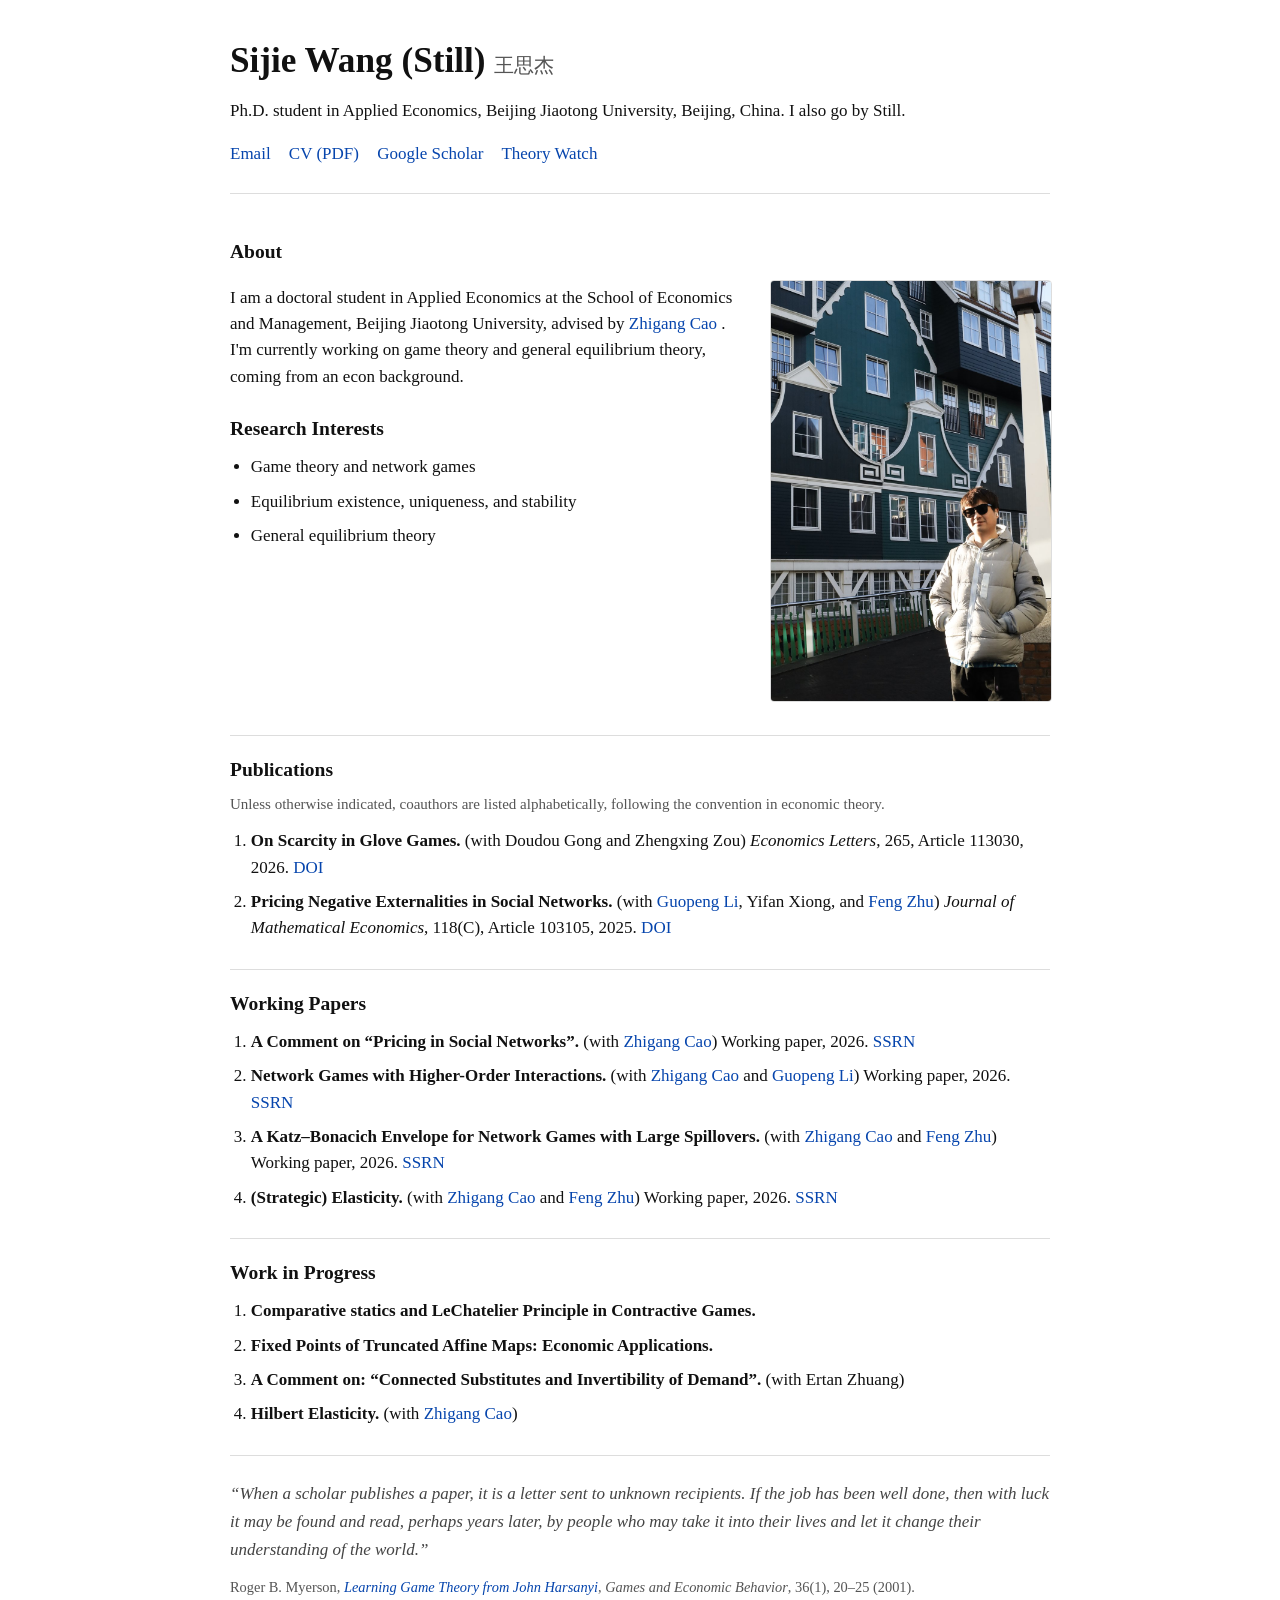
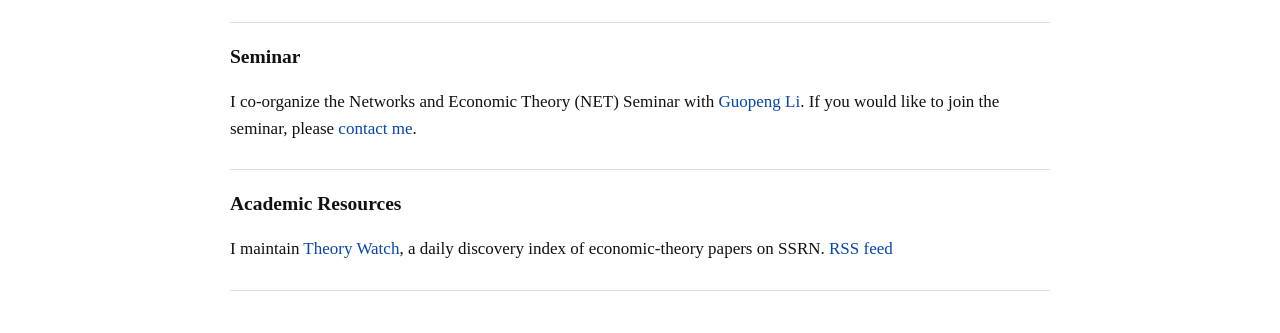
<file: index.html>
<!doctype html>
<html lang="en">
  <head>
    <meta charset="utf-8" />
    <meta name="viewport" content="width=device-width, initial-scale=1" />
    <title>Sijie Wang | Economics | Beijing Jiaotong University</title>
    <meta
      name="description"
      content="Sijie Wang (Still), Ph.D. student in Applied Economics at Beijing Jiaotong University (BJTU). Research in economic theory, game theory and network economics."
    />
    <meta
      name="keywords"
      content="Sijie Wang, Still Wang, 王思杰, BJTU, Beijing Jiaotong University, Jilin University, applied economics, game theory, network economics"
    />
    <link rel="canonical" href="https://econstill.github.io/" />
    <link rel="alternate" type="application/rss+xml" title="Theory Watch" href="theory-watch/feed.xml" />
    <meta property="og:type" content="profile" />
    <meta property="og:title" content="Sijie Wang | Economics | Beijing Jiaotong University" />
    <meta property="og:description" content="Sijie Wang (Still), Ph.D. student in Applied Economics at Beijing Jiaotong University (BJTU). Research in economic theory, game theory and network economics." />
    <meta property="og:url" content="https://econstill.github.io/" />
    <meta property="og:image" content="https://econstill.github.io/assets/profile-photo.jpg" />
    <script type="application/ld+json">
      {
        "@context": "https://schema.org",
        "@type": "ProfilePage",
        "@id": "https://econstill.github.io/#profile",
        "url": "https://econstill.github.io/",
        "name": "Sijie Wang | Economics | Beijing Jiaotong University",
        "mainEntity": {
          "@type": "Person",
          "@id": "https://econstill.github.io/#person",
          "name": "Sijie Wang",
          "givenName": "Sijie",
          "familyName": "Wang",
          "alternateName": ["Still", "\u738b\u601d\u6770"],
          "url": "https://econstill.github.io/",
          "image": "https://econstill.github.io/assets/profile-photo.jpg",
          "jobTitle": "Ph.D. student in Applied Economics",
          "affiliation": {
            "@type": "CollegeOrUniversity",
            "name": "Beijing Jiaotong University",
            "alternateName": "BJTU"
          },
          "knowsAbout": ["Economic theory", "Game theory", "Network games", "General equilibrium theory"],
          "sameAs": [
            "https://scholar.google.com/citations?user=mdoqJCQAAAAJ",
            "https://ideas.repec.org/f/psi1185.html"
          ]
        }
      }
    </script>
    <link rel="stylesheet" href="styles.css?v=20261015-research-layout" />
    <script defer src="script.js"></script>
  </head>
  <body>
    <main>
      <header>
        <h1>Sijie Wang (Still) <span lang="zh-CN">王思杰</span></h1>
        <p>
          Ph.D. student in Applied Economics, Beijing Jiaotong University, Beijing,
          China. I also go by Still.
        </p>
        <p class="links">
          <a href="mailto:stillwang@bjtu.edu.cn">Email</a>
          <a href="output/pdf/Sijie-Wang-CV.pdf?v=20261109" target="_blank" rel="noopener">CV (PDF)</a>
          <a href="https://scholar.google.com/citations?user=mdoqJCQAAAAJ&hl=en" target="_blank" rel="noopener">Google Scholar</a>
          <a href="theory-watch/">Theory Watch</a>
        </p>
      </header>

      <section>
        <h2>About</h2>
        <figure class="profile-photo">
          <img src="assets/profile-photo.jpg" alt="Sijie Wang" />
        </figure>
        <p>
          I am a doctoral student in Applied Economics at the School of Economics and
          Management, Beijing Jiaotong University, advised by
          <a href="https://scholar.google.com/citations?user=nbYlo7cAAAAJ&hl=en" target="_blank" rel="noopener">
            Zhigang Cao
          </a>.
          I'm currently working on game theory and general equilibrium theory,
          coming from an econ background.
        </p>
        <div class="research-interests">
          <h2>Research Interests</h2>
          <ul>
            <li>Game theory and network games</li>
            <li>Equilibrium existence, uniqueness, and stability</li>
            <li>General equilibrium theory</li>
          </ul>
        </div>
      </section>

      <section>
        <h2>Publications</h2>
        <p class="authorship-note">
          Unless otherwise indicated, coauthors are listed alphabetically, following the
          convention in economic theory.
        </p>
        <ol>
          <li>
            <strong>On Scarcity in Glove Games.</strong>
            (with Doudou Gong and Zhengxing Zou)
            <em>Economics Letters</em>, 265, Article 113030, 2026.
            <a href="https://doi.org/10.1016/j.econlet.2026.113030" target="_blank" rel="noopener">DOI</a>
          </li>
          <li>
            <strong>Pricing Negative Externalities in Social Networks.</strong>
            (with <a href="https://guopenglieco.github.io/" target="_blank" rel="noopener">Guopeng Li</a>,
            Yifan Xiong, and
            <a href="https://fengzhu-eco.github.io/" target="_blank" rel="noopener">Feng Zhu</a>)
            <em>Journal of Mathematical Economics</em>, 118(C), Article 103105, 2025.
            <a href="https://doi.org/10.1016/j.jmateco.2025.103105" target="_blank" rel="noopener">DOI</a>
          </li>
        </ol>
      </section>

      <section>
        <h2>Working Papers</h2>
        <ol>
          <li>
            <strong>A Comment on &ldquo;Pricing in Social Networks&rdquo;.</strong>
            (with <a href="https://scholar.google.com/citations?user=nbYlo7cAAAAJ&hl=en" target="_blank" rel="noopener">Zhigang Cao</a>)
            Working paper, 2026.
            <a href="https://papers.ssrn.com/sol3/papers.cfm?abstract_id=7679178" target="_blank" rel="noopener">SSRN</a>
          </li>
          <li>
            <strong>Network Games with Higher-Order Interactions.</strong>
            (with <a href="https://scholar.google.com/citations?user=nbYlo7cAAAAJ&hl=en" target="_blank" rel="noopener">Zhigang Cao</a>
            and <a href="https://guopenglieco.github.io/" target="_blank" rel="noopener">Guopeng Li</a>)
            Working paper, 2026.
            <a href="https://papers.ssrn.com/sol3/papers.cfm?abstract_id=7445640" target="_blank" rel="noopener">SSRN</a>
          </li>
          <li>
            <strong>A Katz&ndash;Bonacich Envelope for Network Games with Large Spillovers.</strong>
            (with <a href="https://scholar.google.com/citations?user=nbYlo7cAAAAJ&hl=en" target="_blank" rel="noopener">Zhigang Cao</a>
            and <a href="https://fengzhu-eco.github.io/" target="_blank" rel="noopener">Feng Zhu</a>)
            Working paper, 2026.
            <a href="https://papers.ssrn.com/sol3/papers.cfm?abstract_id=7487222" target="_blank" rel="noopener">SSRN</a>
          </li>
          <li>
            <strong>(Strategic) Elasticity.</strong>
            (with <a href="https://scholar.google.com/citations?user=nbYlo7cAAAAJ&hl=en" target="_blank" rel="noopener">Zhigang Cao</a>
            and <a href="https://fengzhu-eco.github.io/" target="_blank" rel="noopener">Feng Zhu</a>)
            Working paper, 2026.
            <a href="https://papers.ssrn.com/sol3/papers.cfm?abstract_id=6522998" target="_blank" rel="noopener">SSRN</a>
          </li>
        </ol>
      </section>

      <section>
        <h2>Work in Progress</h2>
        <ol>
          <li>
            <strong>Comparative statics and LeChatelier Principle in Contractive Games.</strong>
          </li>
          <li>
            <strong>Fixed Points of Truncated Affine Maps: Economic Applications.</strong>
          </li>
          <li>
            <strong>A Comment on: &ldquo;Connected Substitutes and Invertibility of Demand&rdquo;.</strong>
            (with Ertan Zhuang)
          </li>
          <li>
            <strong>Hilbert Elasticity.</strong>
            (with <a href="https://scholar.google.com/citations?user=nbYlo7cAAAAJ&hl=en" target="_blank" rel="noopener">Zhigang Cao</a>)
          </li>
        </ol>
      </section>

      <figure class="research-quote" id="on-scholarship">
        <blockquote cite="https://doi.org/10.1006/game.2001.0868">
          <p>
            &ldquo;When a scholar publishes a paper, it is a letter sent to unknown
            recipients. If the job has been well done, then with luck it may be
            found and read, perhaps years later, by people who may take it into
            their lives and let it change their understanding of the world.&rdquo;
          </p>
        </blockquote>
        <figcaption>
          Roger B. Myerson,
          <cite><a href="https://doi.org/10.1006/game.2001.0868" target="_blank" rel="noopener">Learning Game Theory from John Harsanyi</a></cite>,
          <em>Games and Economic Behavior</em>, 36(1), 20&ndash;25 (2001).
        </figcaption>
      </figure>

      <section id="seminar">
        <h2>Seminar</h2>
        <p>
          I co-organize the
          Networks and Economic Theory (NET) Seminar with
          <a href="https://guopenglieco.github.io/" target="_blank" rel="noopener">Guopeng Li</a>.
          If you would like to join the seminar, please
          <a href="mailto:stillwang@bjtu.edu.cn">contact me</a>.
        </p>
      </section>

      <section>
        <h2>Academic Resources</h2>
        <p>
          I maintain <a href="theory-watch/">Theory Watch</a>, a daily discovery index
          of economic-theory papers on SSRN.
          <a href="theory-watch/feed.xml">RSS feed</a>
        </p>
      </section>

      <footer hidden>
        <p class="last-updated">
          Last updated:
          <time data-last-updated datetime="2026-10-28">October 28, 2026</time>
        </p>
      </footer>
    </main>
  </body>
</html>
</file>
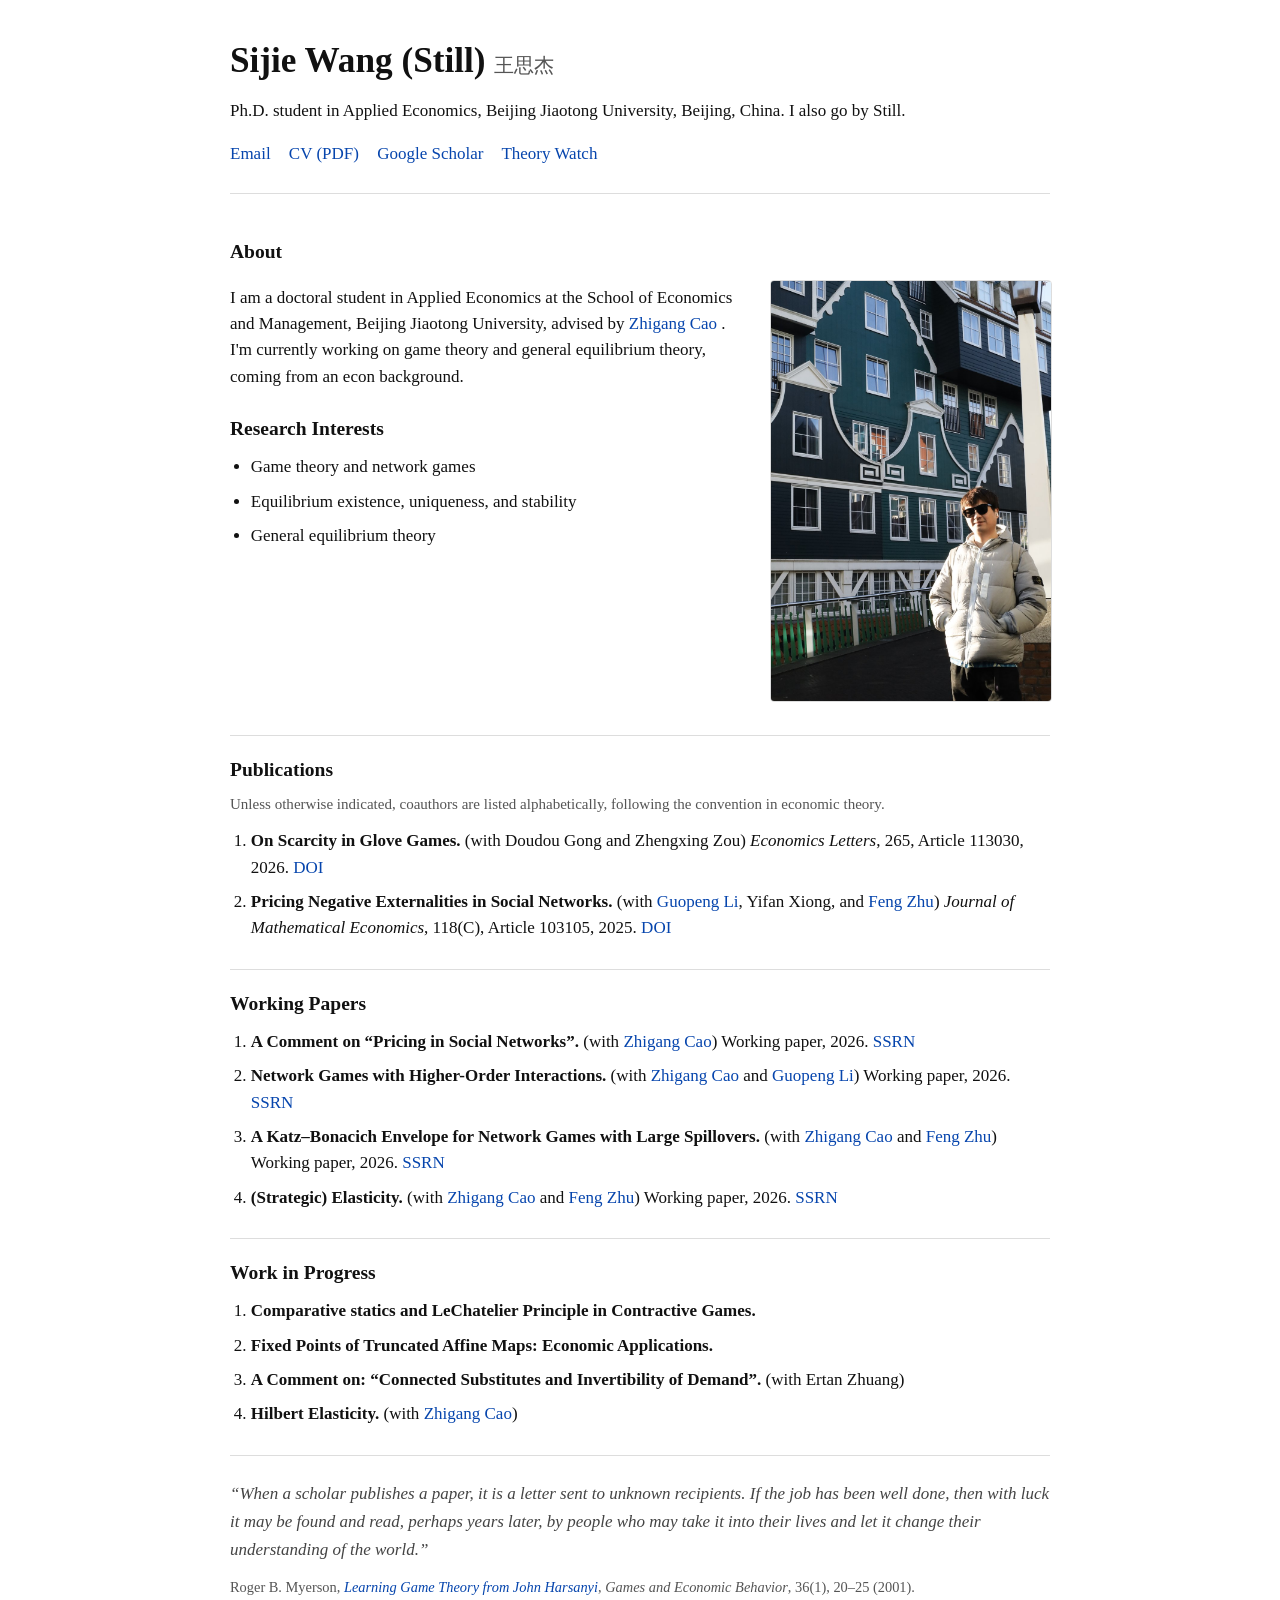
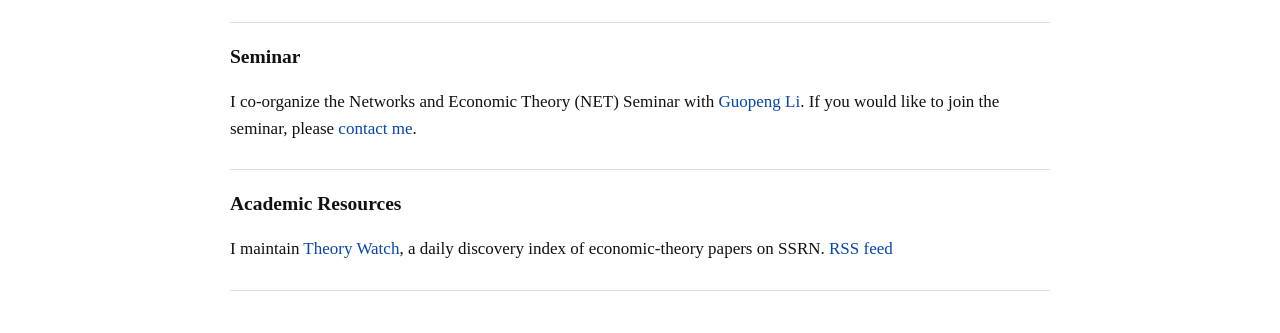
<file: seminar/index.html>
<!doctype html>
<html lang="en">
  <head>
    <meta charset="utf-8" />
    <meta name="viewport" content="width=device-width, initial-scale=1" />
    <meta name="robots" content="noindex,follow" />
    <meta http-equiv="refresh" content="0; url=https://econstill.github.io/#seminar" />
    <link rel="canonical" href="https://econstill.github.io/" />
    <title>NET Seminar | Contact</title>
  </head>
  <body>
    <p>
      For information about joining the NET Seminar, please
      <a href="https://econstill.github.io/#seminar">visit Sijie Wang's homepage</a>
      or <a href="mailto:stillwang@bjtu.edu.cn">contact Sijie Wang</a>.
    </p>
  </body>
</html>
</file>
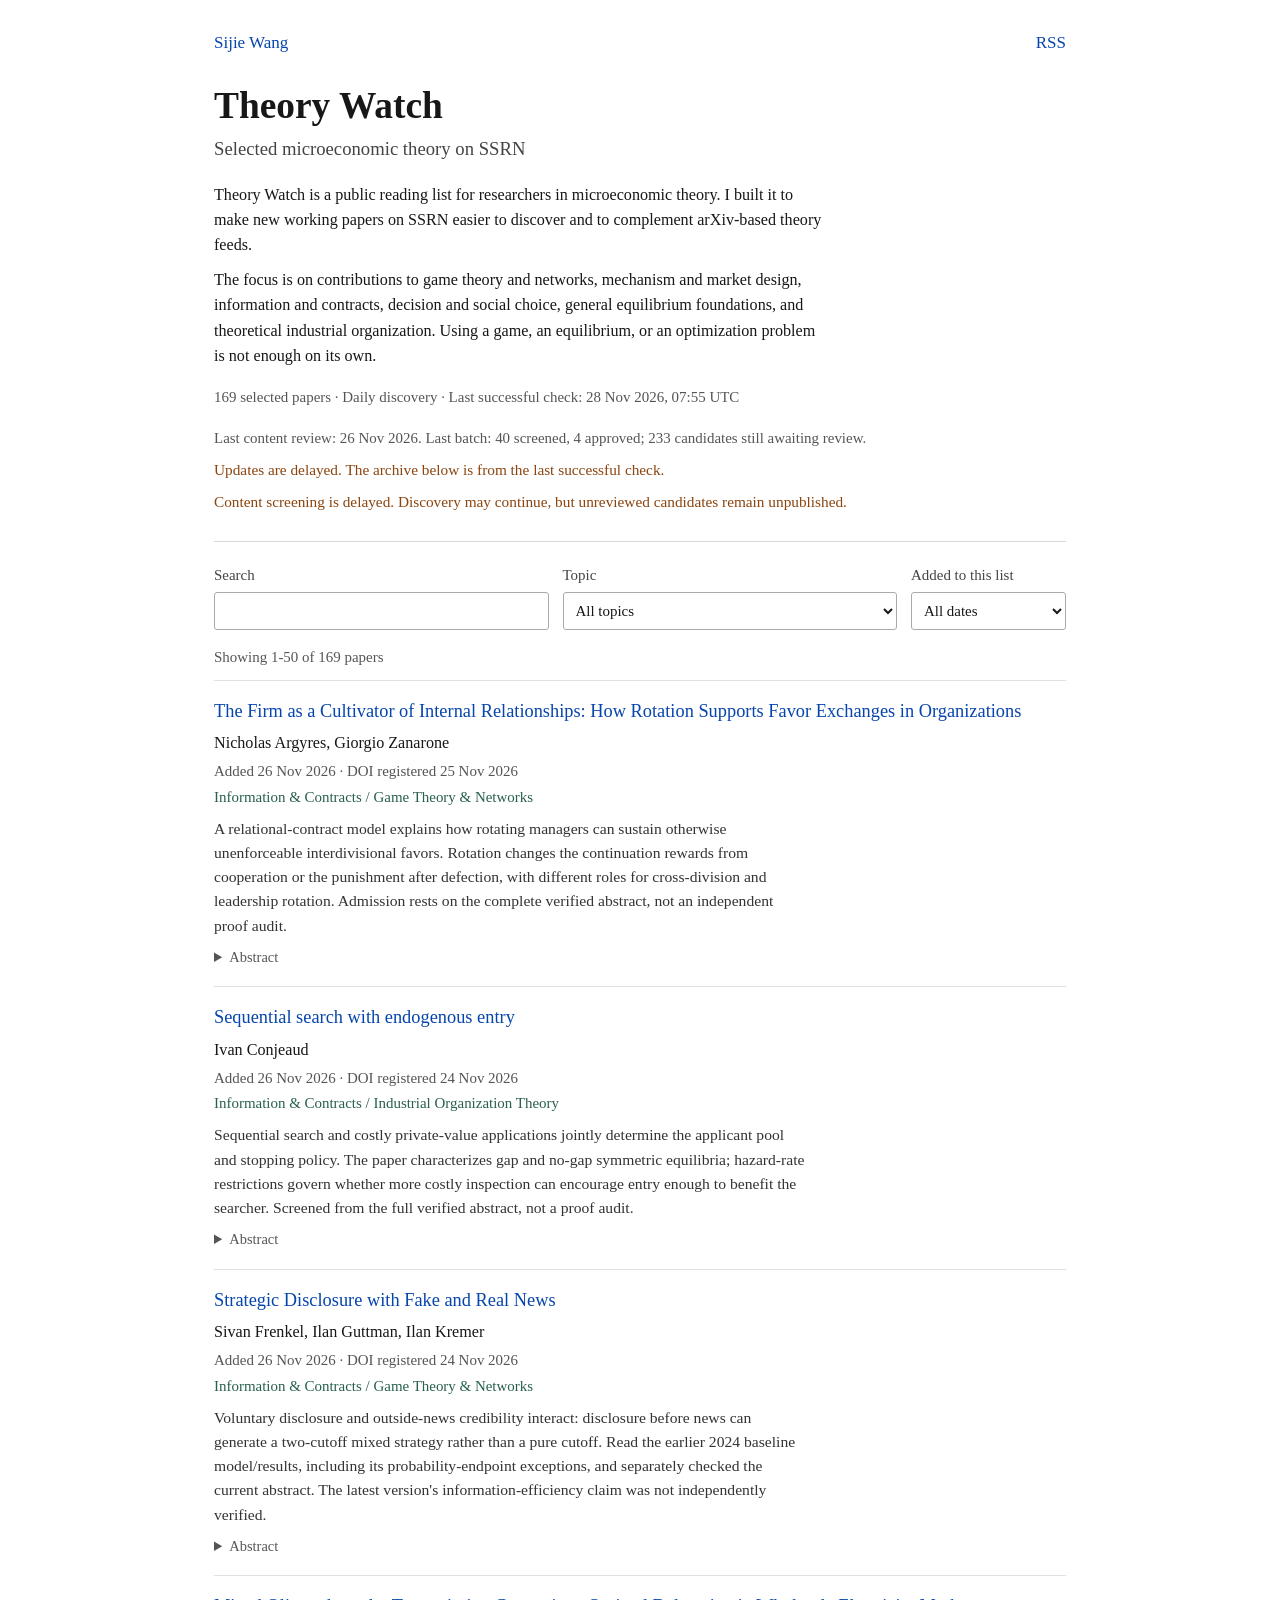
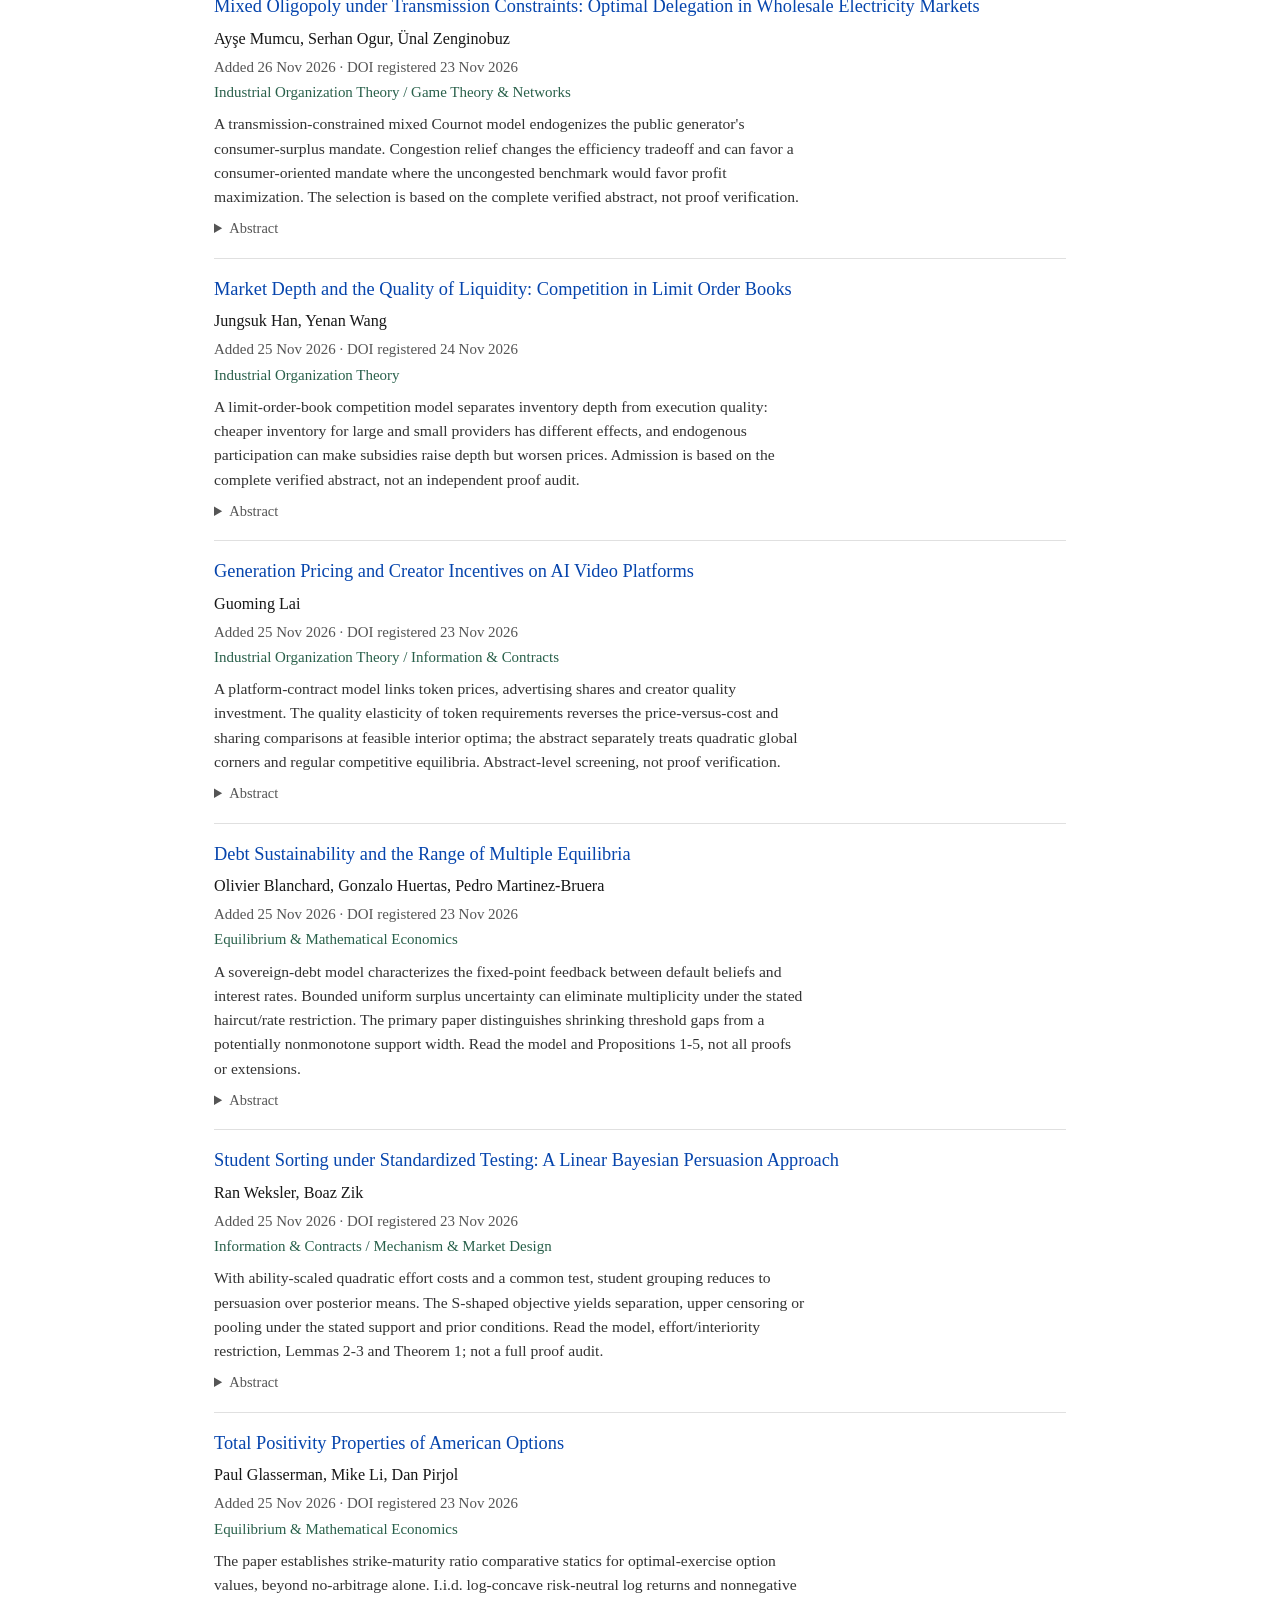
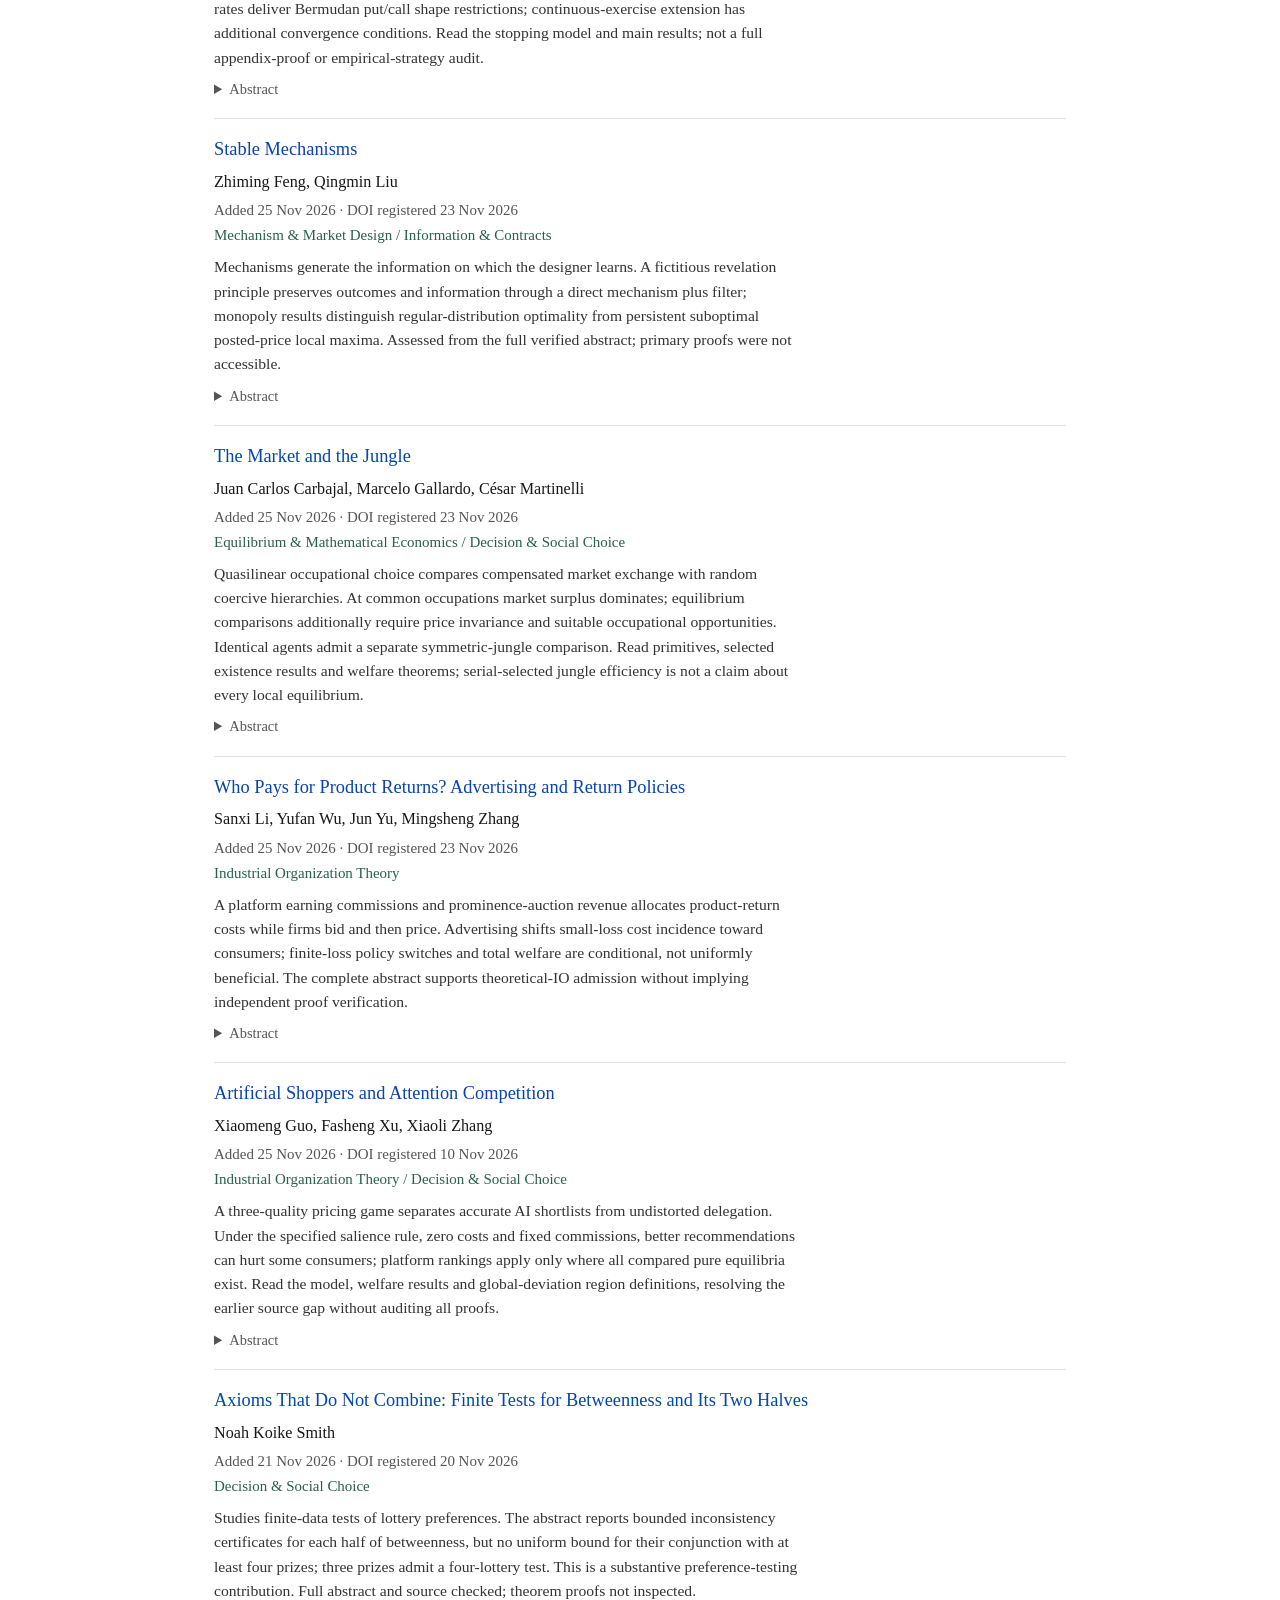
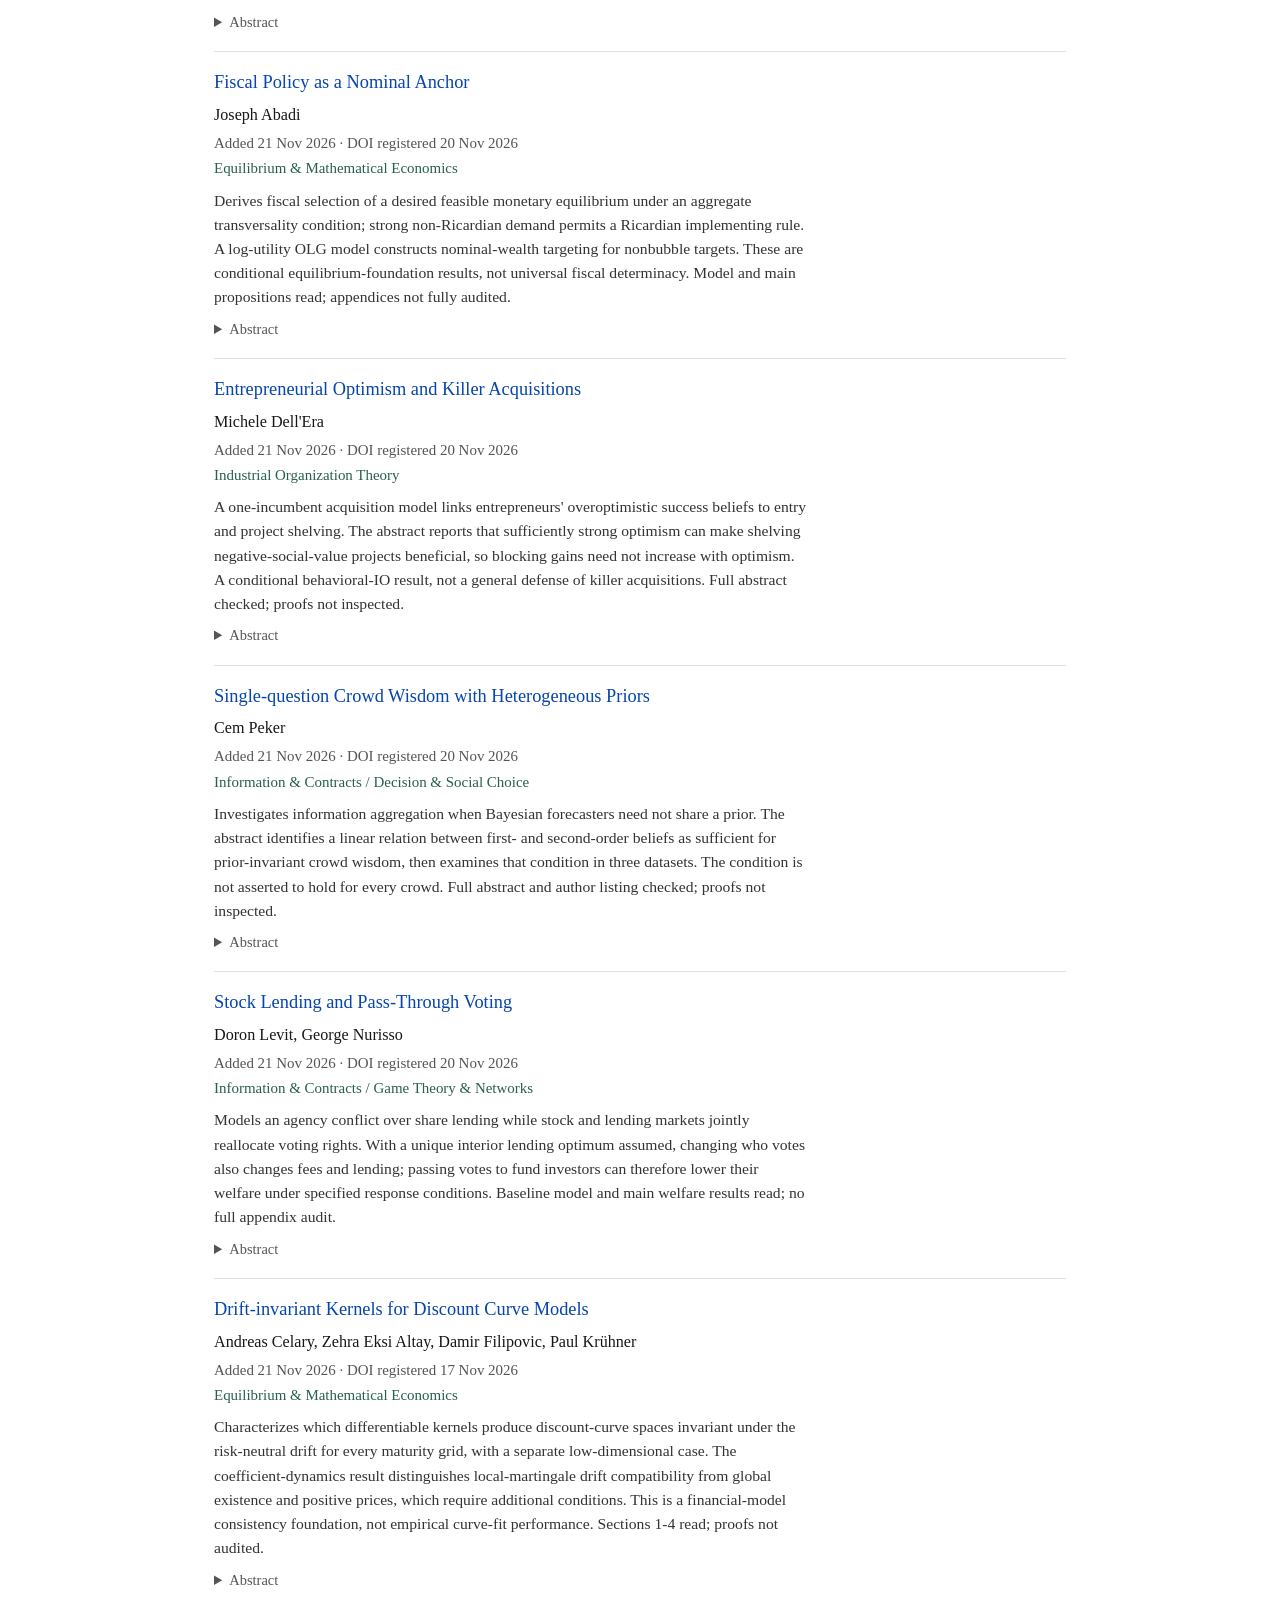
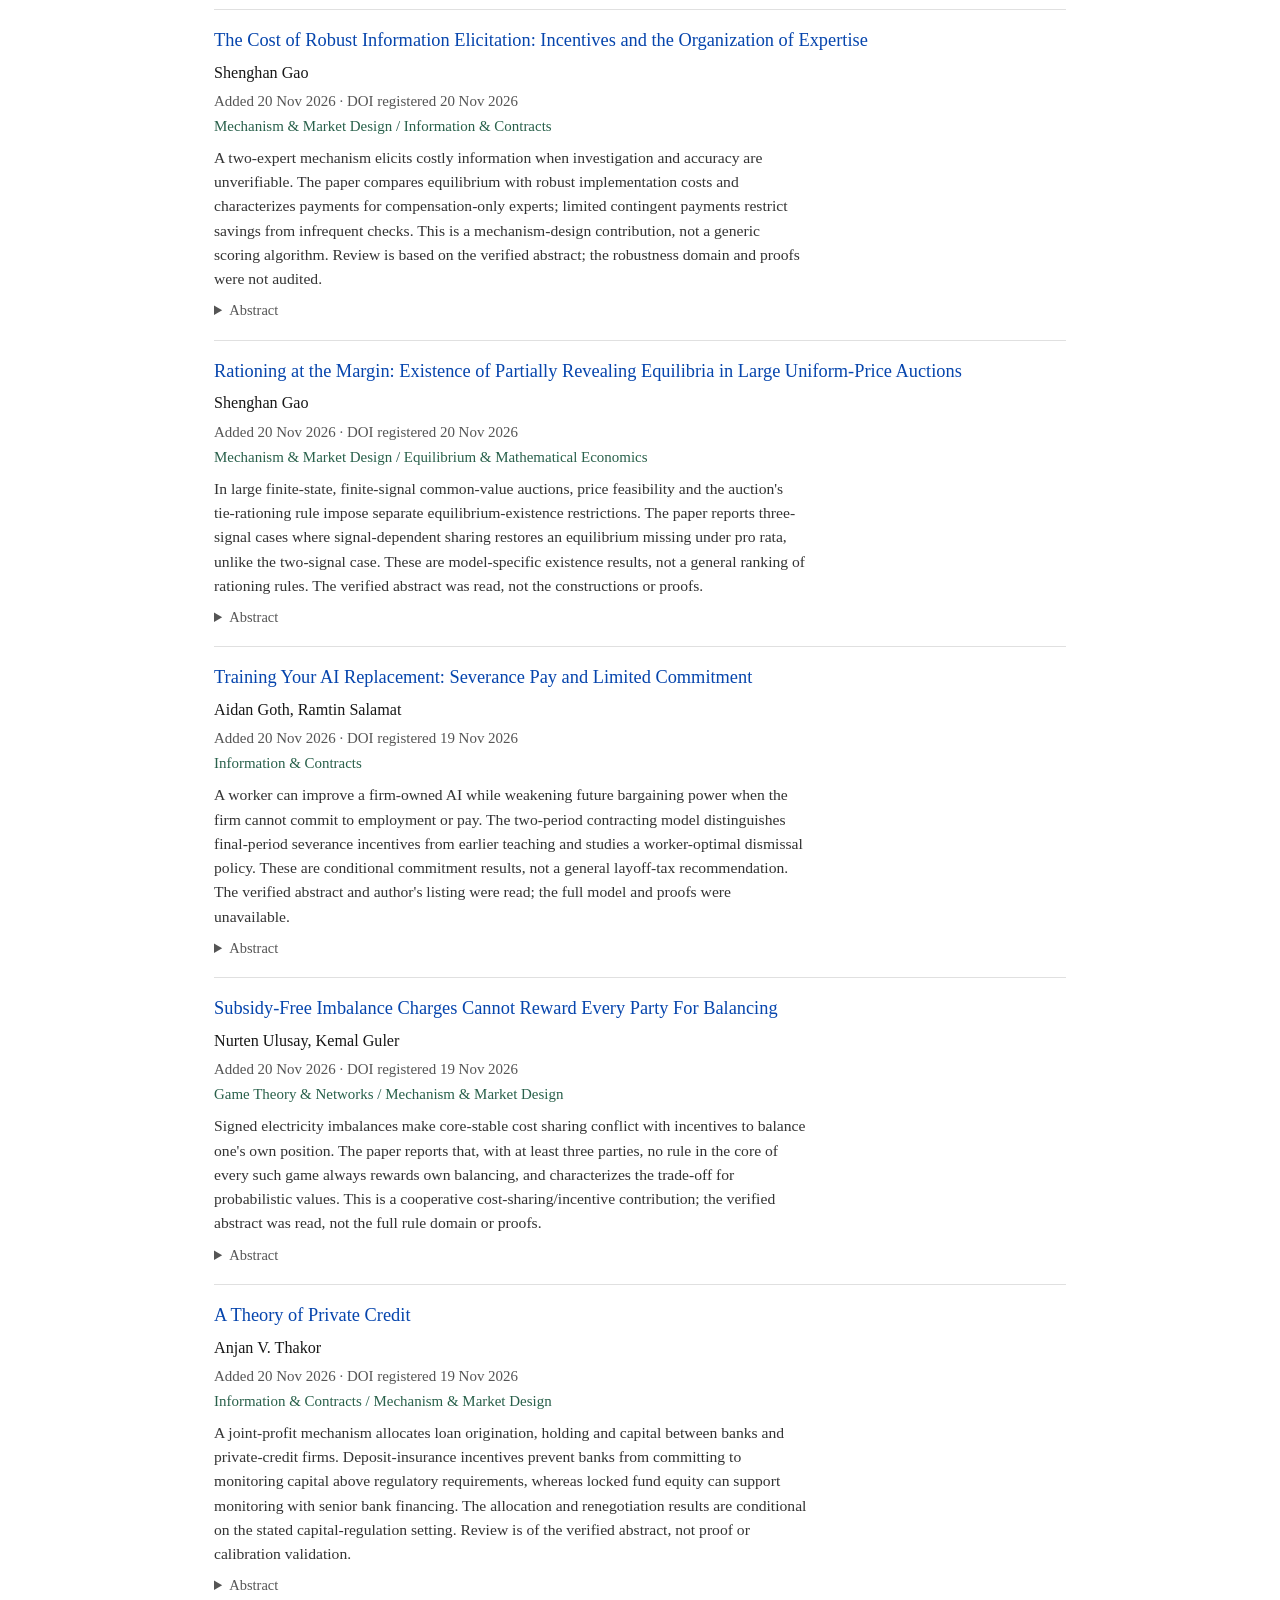
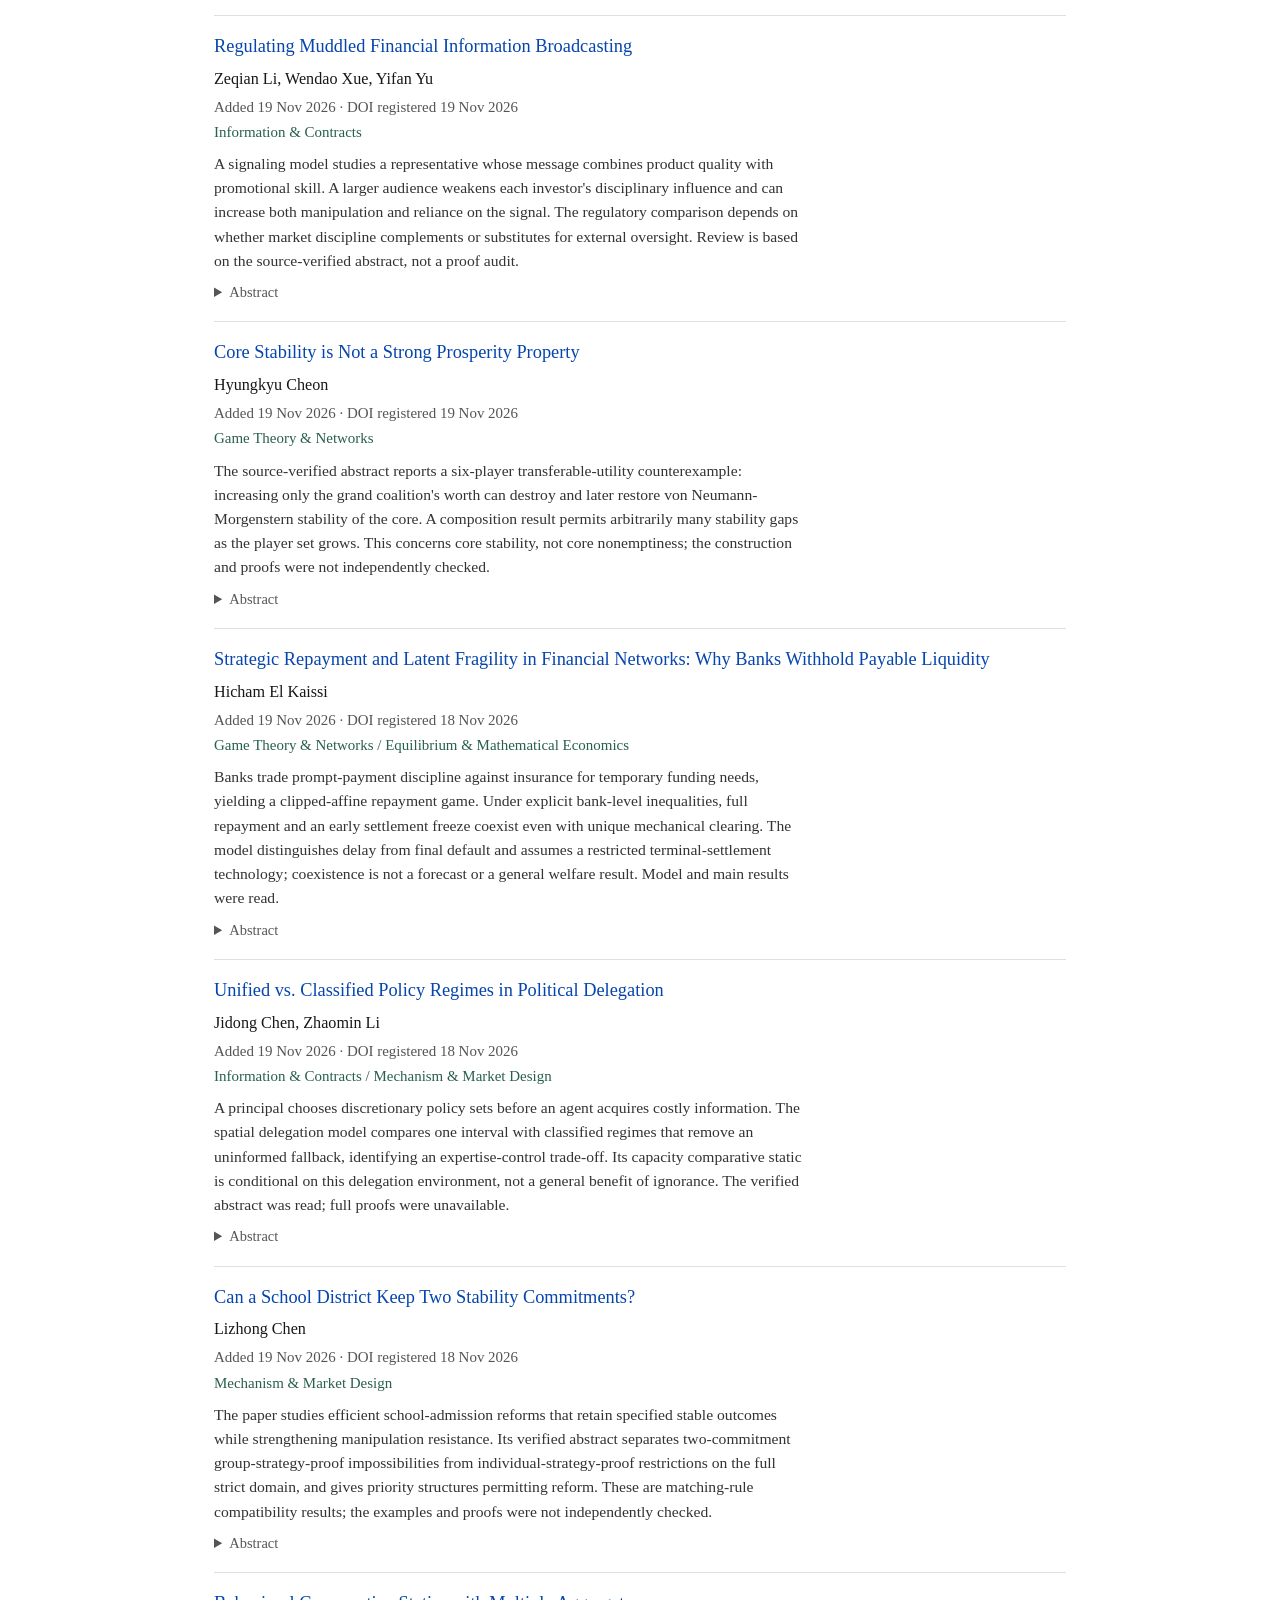
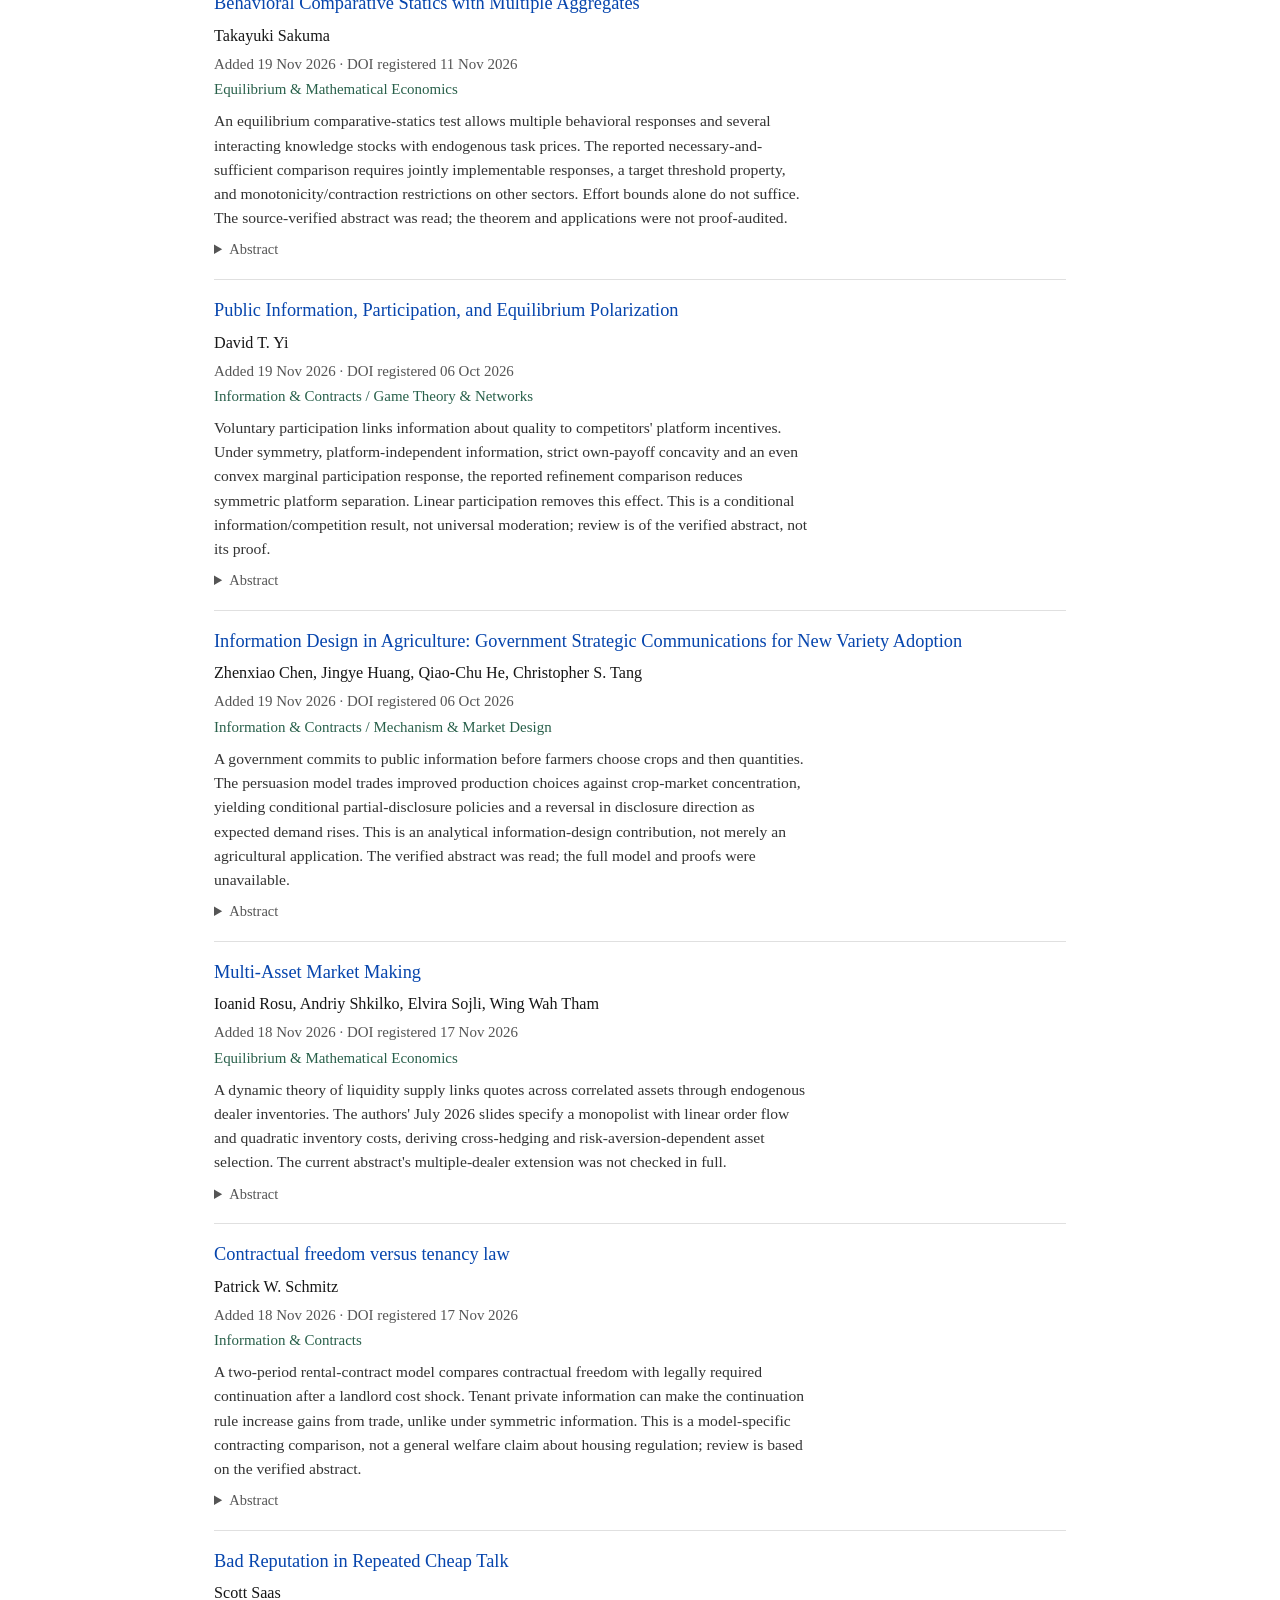
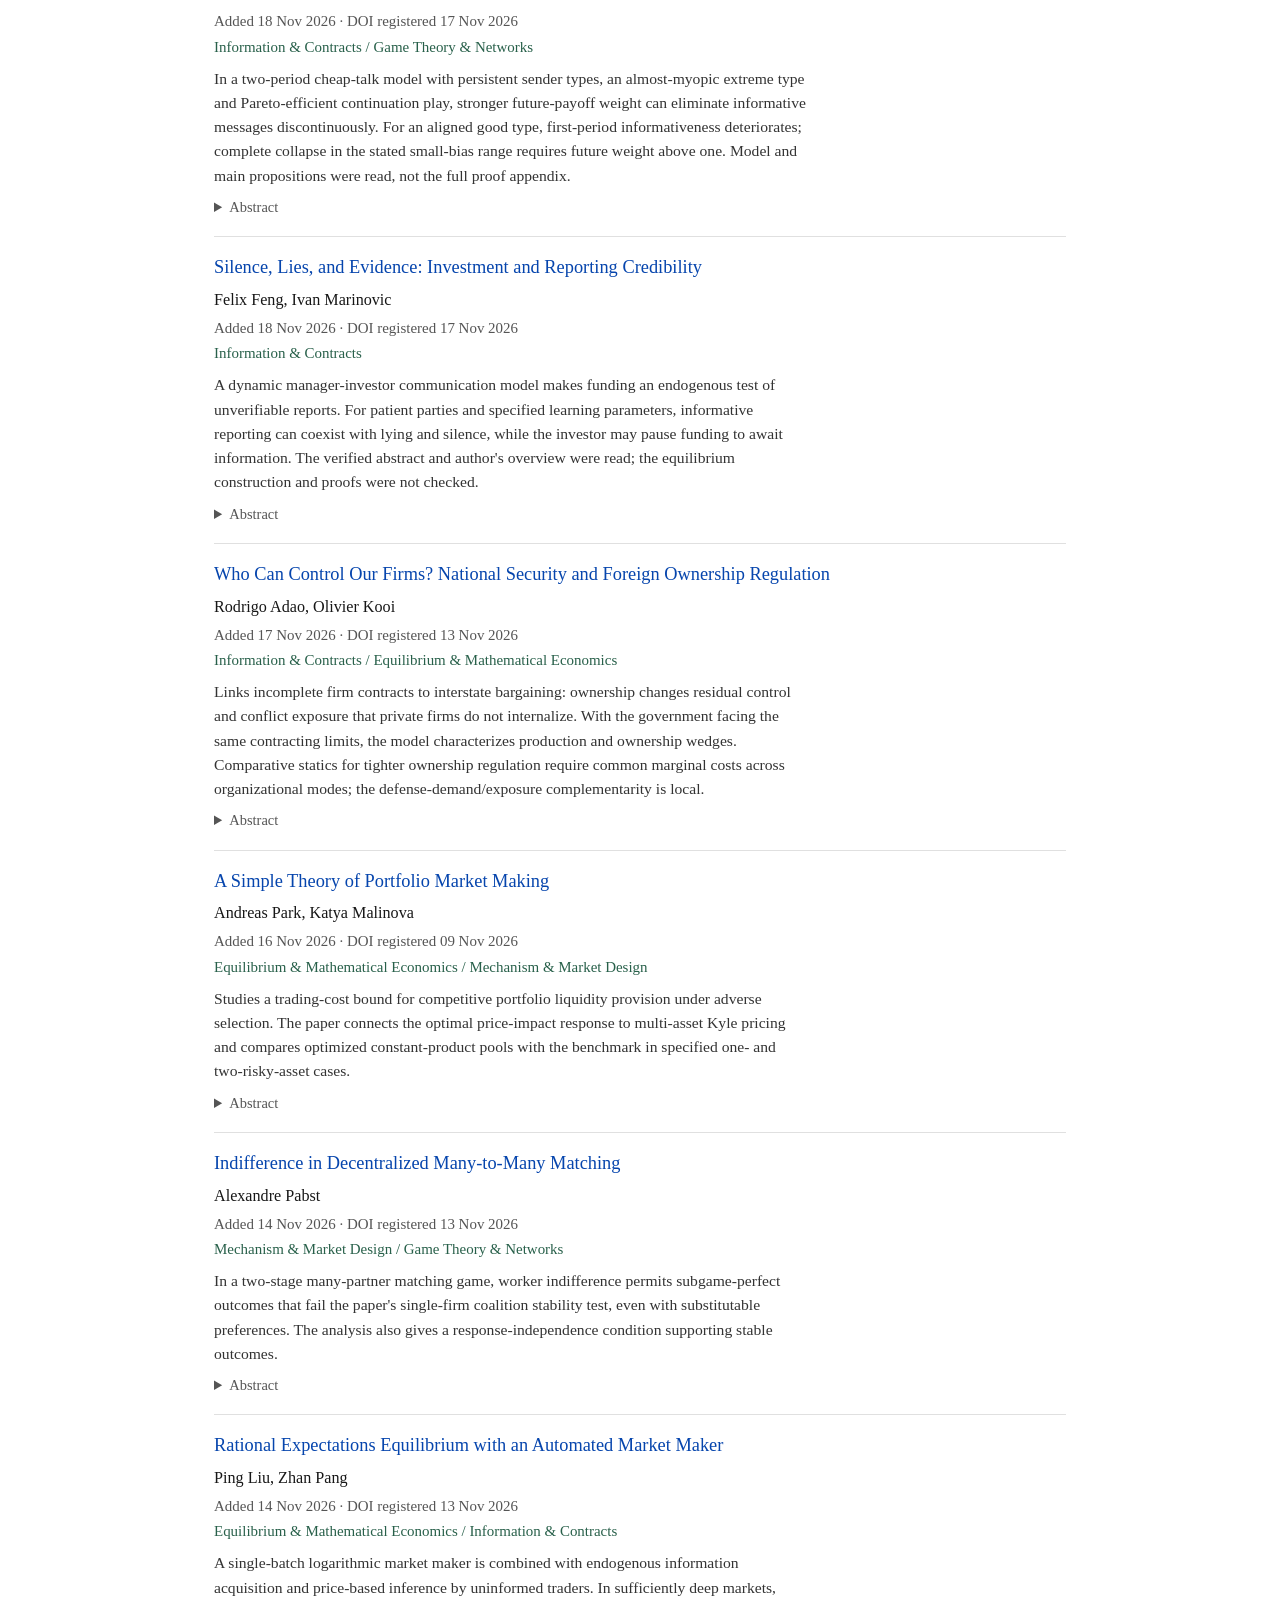
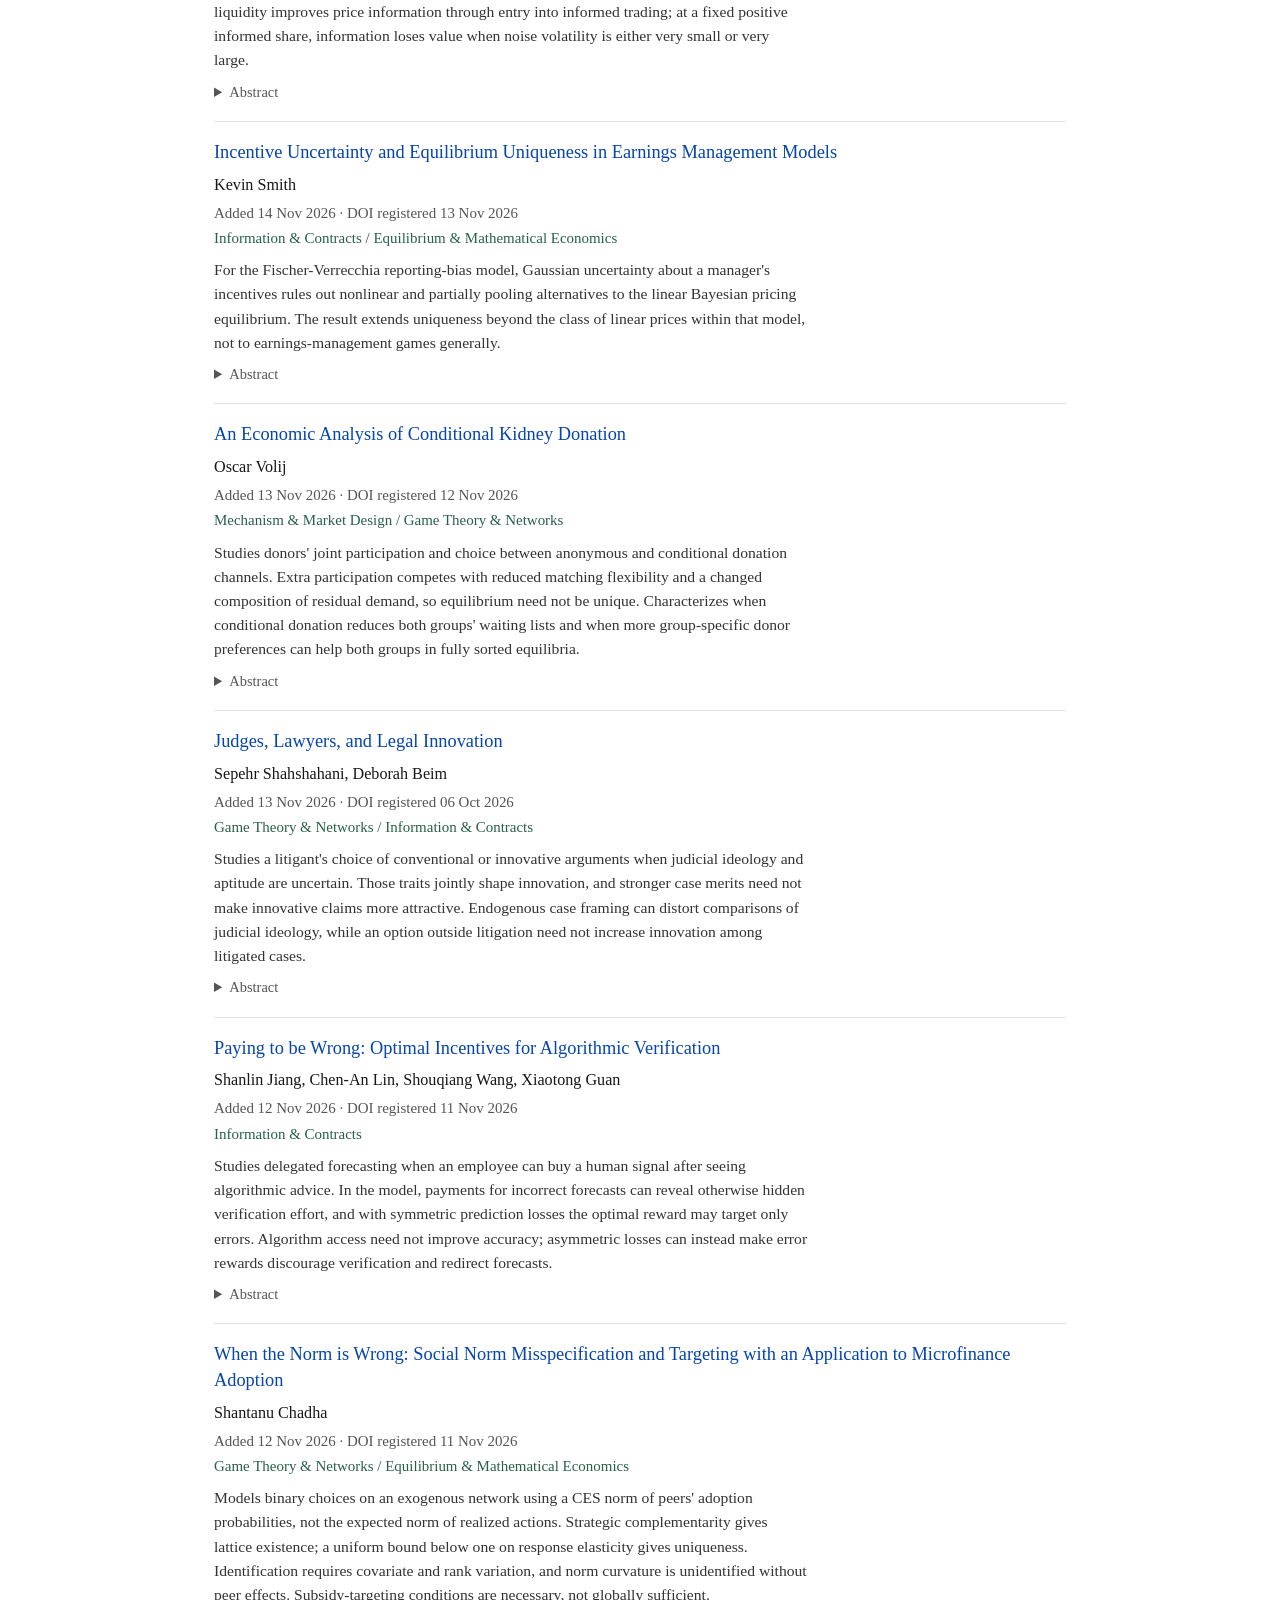
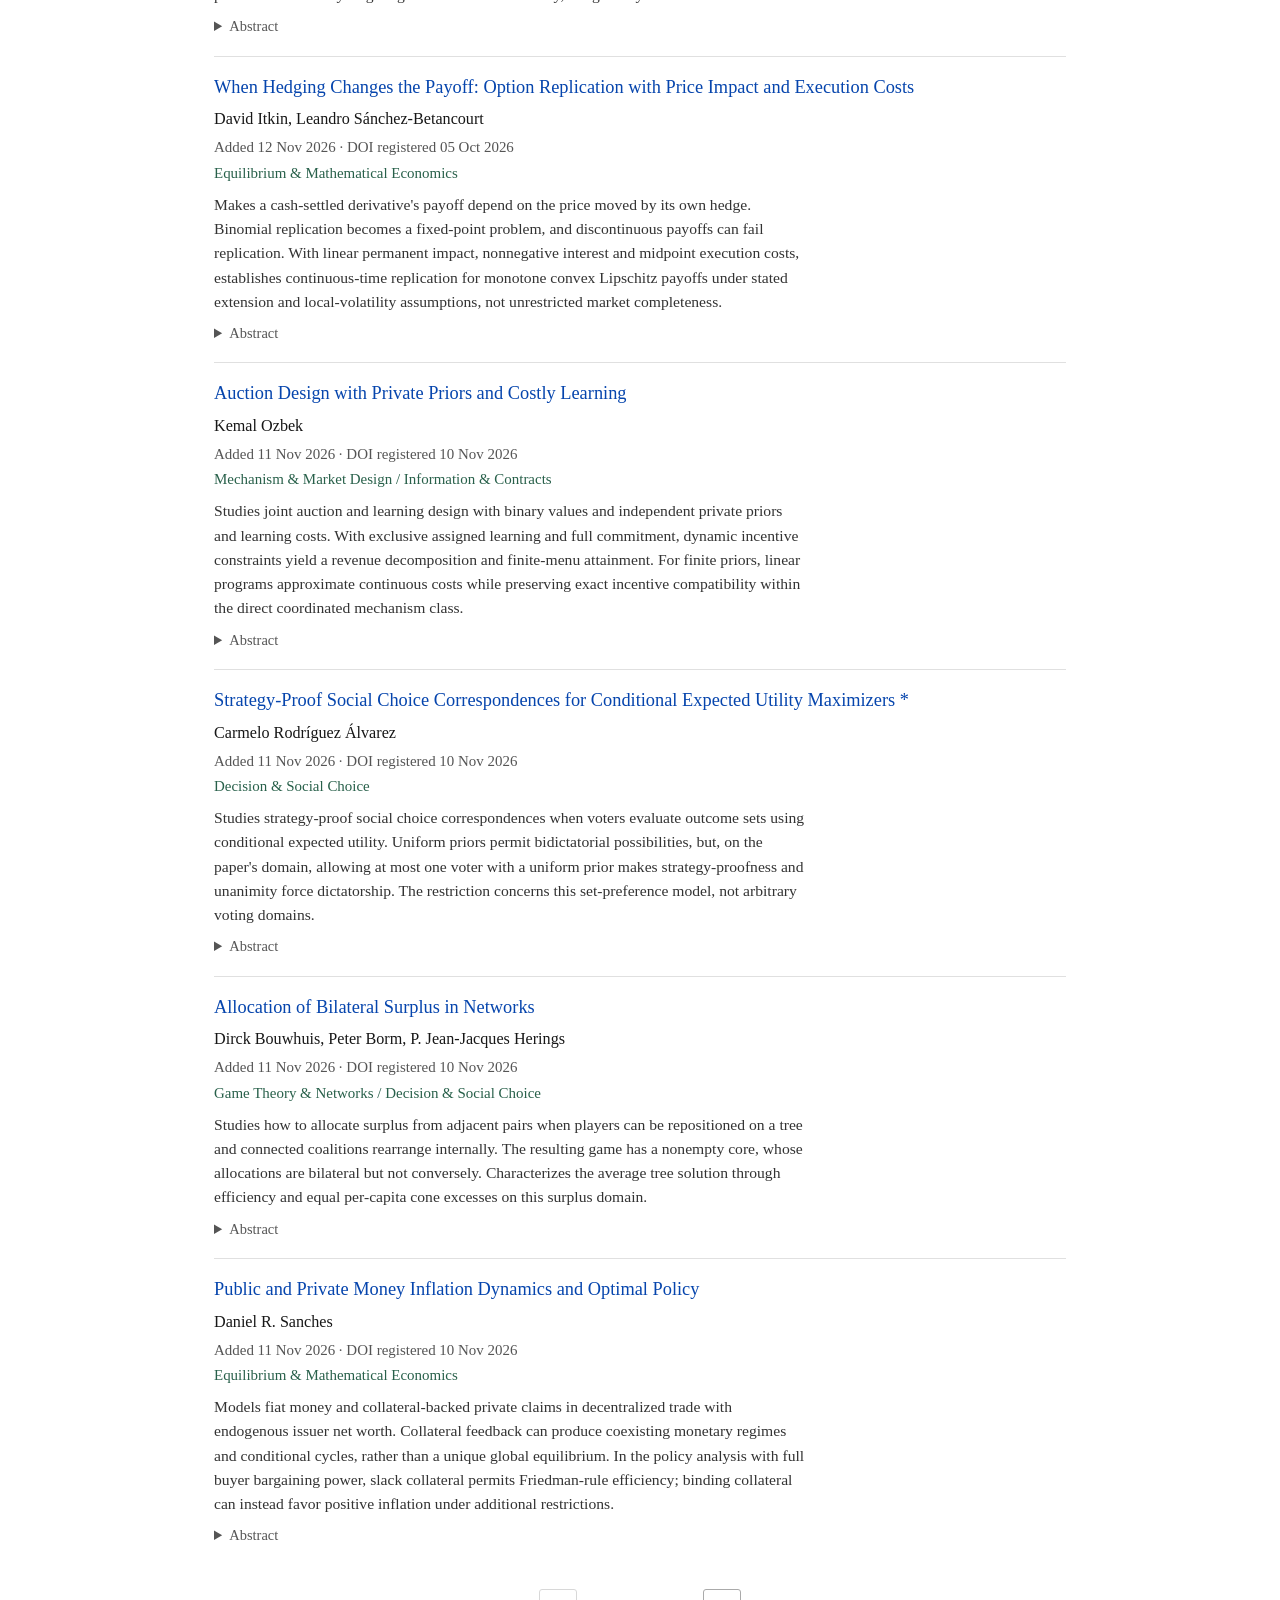
<file: theory-watch/index.html>
<!doctype html>
<html lang="en">
  <head>
    <meta charset="utf-8" />
    <meta name="viewport" content="width=device-width, initial-scale=1" />
    <title>Theory Watch | Selected Microeconomic Theory on SSRN</title>
    <meta name="description" content="A selected reading list of microeconomic-theory working papers on SSRN, maintained by Sijie Wang. Daily discovery, separate content screening, no publication quota." />
    <link rel="canonical" href="https://econstill.github.io/theory-watch/" />
    <link rel="alternate" type="application/rss+xml" title="Theory Watch" href="feed.xml" />
    <link rel="stylesheet" href="watch.css?v=78f0848463" />
    <script defer src="watch.js?v=e366ddefae"></script>
  </head>
  <body>
    <main>
      <nav aria-label="Site navigation">
        <a href="../">Sijie Wang</a>
        <a href="feed.xml">RSS</a>
      </nav>
      <header>
        <h1>Theory Watch</h1>
        <p class="subtitle">Selected microeconomic theory on SSRN</p>
        <p class="introduction">Theory Watch is a public reading list for researchers in microeconomic theory.
          I built it to make new working papers on SSRN easier to discover and to complement
          arXiv-based theory feeds.</p>
        <p class="introduction">The focus is on contributions to game theory and networks, mechanism and market design,
          information and contracts, decision and social choice, general equilibrium foundations, and theoretical
          industrial organization. Using a game, an equilibrium, or an optimization problem is not enough on its own.</p>
        <p class="status">169 selected papers &middot; Daily discovery &middot; Last successful check:
          <time id="last-check" datetime="2026-11-28T07:55:02+00:00">28 Nov 2026, 07:55 UTC</time>
        </p>
        <p class="status">Last content review: <time id="last-review" datetime="2026-11-26T07:38:34+00:00">26 Nov 2026</time>.
          Last batch: 40 screened, 4 approved; 233 candidates still awaiting review.</p>
        <p id="stale-notice" class="notice" hidden>Updates are delayed. The archive below is from the last successful check.</p>
        <p id="review-stale-notice" class="notice" hidden>Content screening is delayed. Discovery may continue, but unreviewed candidates remain unpublished.</p>
      </header>

      <form class="filters" role="search" id="filters">
        <label class="search-field">Search
          <input type="search" id="search" name="q" autocomplete="off" disabled />
        </label>
        <label>Topic
          <select id="topic" name="topic" disabled>
            <option value="">All topics</option>
            <option value="Decision &amp; Social Choice">Decision &amp; Social Choice</option><option value="Equilibrium &amp; Mathematical Economics">Equilibrium &amp; Mathematical Economics</option><option value="Game Theory &amp; Networks">Game Theory &amp; Networks</option><option value="Industrial Organization Theory">Industrial Organization Theory</option><option value="Information &amp; Contracts">Information &amp; Contracts</option><option value="Mechanism &amp; Market Design">Mechanism &amp; Market Design</option>
          </select>
        </label>
        <label>Added to this list
          <select id="period" name="days" disabled>
            <option value="all">All dates</option>
            <option value="7">Past 7 days</option>
            <option value="30">Past 30 days</option>
          </select>
        </label>
      </form>

      <p id="results-status" class="results-status" role="status">Showing 50 of 169 papers</p>
      <p id="load-error" class="notice" hidden>The full archive could not be loaded. The most recent papers remain available below.</p>
      <ul id="paper-list" class="paper-list">
        <li class="paper"><h2><a href="https://papers.ssrn.com/sol3/papers.cfm?abstract_id=7728123" target="_blank" rel="noopener">The Firm as a Cultivator of Internal Relationships: How Rotation Supports Favor Exchanges in Organizations</a></h2><p class="authors">Nicholas Argyres, Giorgio Zanarone</p><p class="paper-meta">Added <time datetime="2026-11-26">26 Nov 2026</time> &middot; DOI registered <time datetime="2026-11-25">25 Nov 2026</time></p><p class="paper-topics">Information &amp; Contracts / Game Theory &amp; Networks</p><p class="selection-note">A relational-contract model explains how rotating managers can sustain otherwise unenforceable interdivisional favors. Rotation changes the continuation rewards from cooperation or the punishment after defection, with different roles for cross-division and leadership rotation. Admission rests on the complete verified abstract, not an independent proof audit.</p><details class="abstract" data-doi="10.2139/ssrn.7728123"><summary>Abstract</summary><div class="abstract-body"><p>In a multidivisional firm, units must frequently transfer resources to each other to address unforeseen contingencies. Yet, the organization typically...</p><p class="abstract-source">Read the abstract at <a href="https://papers.ssrn.com/sol3/papers.cfm?abstract_id=7728123" target="_blank" rel="noopener">SSRN</a>.</p></div></details></li>
<li class="paper"><h2><a href="https://papers.ssrn.com/sol3/papers.cfm?abstract_id=7727720" target="_blank" rel="noopener">Sequential search with endogenous entry</a></h2><p class="authors">Ivan Conjeaud</p><p class="paper-meta">Added <time datetime="2026-11-26">26 Nov 2026</time> &middot; DOI registered <time datetime="2026-11-24">24 Nov 2026</time></p><p class="paper-topics">Information &amp; Contracts / Industrial Organization Theory</p><p class="selection-note">Sequential search and costly private-value applications jointly determine the applicant pool and stopping policy. The paper characterizes gap and no-gap symmetric equilibria; hazard-rate restrictions govern whether more costly inspection can encourage entry enough to benefit the searcher. Screened from the full verified abstract, not a proof audit.</p><details class="abstract" data-doi="10.2139/ssrn.7727720"><summary>Abstract</summary><div class="abstract-body"><p>I study a model of sequential search in which the pool of options is endogenous. A searcher inspects applications one...</p><p class="abstract-source">Read the abstract at <a href="https://papers.ssrn.com/sol3/papers.cfm?abstract_id=7727720" target="_blank" rel="noopener">SSRN</a>.</p></div></details></li>
<li class="paper"><h2><a href="https://papers.ssrn.com/sol3/papers.cfm?abstract_id=7743460" target="_blank" rel="noopener">Strategic Disclosure with Fake and Real News</a></h2><p class="authors">Sivan Frenkel, Ilan Guttman, Ilan Kremer</p><p class="paper-meta">Added <time datetime="2026-11-26">26 Nov 2026</time> &middot; DOI registered <time datetime="2026-11-24">24 Nov 2026</time></p><p class="paper-topics">Information &amp; Contracts / Game Theory &amp; Networks</p><p class="selection-note">Voluntary disclosure and outside-news credibility interact: disclosure before news can generate a two-cutoff mixed strategy rather than a pure cutoff. Read the earlier 2024 baseline model/results, including its probability-endpoint exceptions, and separately checked the current abstract. The latest version&#x27;s information-efficiency claim was not independently verified.</p><details class="abstract" data-doi="10.2139/ssrn.7743460"><summary>Abstract</summary><div class="abstract-body"><p>We develop a model in which information about a rm&#x27;s value can be obtained from two sources: (i) voluntary disclosure...</p><p class="abstract-source">Read the abstract at <a href="https://papers.ssrn.com/sol3/papers.cfm?abstract_id=7743460" target="_blank" rel="noopener">SSRN</a>.</p></div></details></li>
<li class="paper"><h2><a href="https://papers.ssrn.com/sol3/papers.cfm?abstract_id=7716539" target="_blank" rel="noopener">Mixed Oligopoly under Transmission Constraints: Optimal Delegation in Wholesale Electricity Markets</a></h2><p class="authors">Ayşe Mumcu, Serhan Ogur, Ünal Zenginobuz</p><p class="paper-meta">Added <time datetime="2026-11-26">26 Nov 2026</time> &middot; DOI registered <time datetime="2026-11-23">23 Nov 2026</time></p><p class="paper-topics">Industrial Organization Theory / Game Theory &amp; Networks</p><p class="selection-note">A transmission-constrained mixed Cournot model endogenizes the public generator&#x27;s consumer-surplus mandate. Congestion relief changes the efficiency tradeoff and can favor a consumer-oriented mandate where the uncongested benchmark would favor profit maximization. The selection is based on the complete verified abstract, not proof verification.</p><details class="abstract" data-doi="10.2139/ssrn.7716539"><summary>Abstract</summary><div class="abstract-body"><p>We study Cournot competition on a transmission-constrained network between a profitmaximizing private generator and a less efficient public generator whose...</p><p class="abstract-source">Read the abstract at <a href="https://papers.ssrn.com/sol3/papers.cfm?abstract_id=7716539" target="_blank" rel="noopener">SSRN</a>.</p></div></details></li>
<li class="paper"><h2><a href="https://papers.ssrn.com/sol3/papers.cfm?abstract_id=7725884" target="_blank" rel="noopener">Market Depth and the Quality of Liquidity: Competition in Limit Order Books</a></h2><p class="authors">Jungsuk Han, Yenan Wang</p><p class="paper-meta">Added <time datetime="2026-11-25">25 Nov 2026</time> &middot; DOI registered <time datetime="2026-11-24">24 Nov 2026</time></p><p class="paper-topics">Industrial Organization Theory</p><p class="selection-note">A limit-order-book competition model separates inventory depth from execution quality: cheaper inventory for large and small providers has different effects, and endogenous participation can make subsidies raise depth but worsen prices. Admission is based on the complete verified abstract, not an independent proof audit.</p><details class="abstract" data-doi="10.2139/ssrn.7725884"><summary>Abstract</summary><div class="abstract-body"><p>We study how competition shapes liquidity in limit order books. Our closed-form pricing solution makes endogenous inventory choices tractable. Market...</p><p class="abstract-source">Read the abstract at <a href="https://papers.ssrn.com/sol3/papers.cfm?abstract_id=7725884" target="_blank" rel="noopener">SSRN</a>.</p></div></details></li>
<li class="paper"><h2><a href="https://papers.ssrn.com/sol3/papers.cfm?abstract_id=7727001" target="_blank" rel="noopener">Generation Pricing and Creator Incentives on AI Video Platforms</a></h2><p class="authors">Guoming Lai</p><p class="paper-meta">Added <time datetime="2026-11-25">25 Nov 2026</time> &middot; DOI registered <time datetime="2026-11-23">23 Nov 2026</time></p><p class="paper-topics">Industrial Organization Theory / Information &amp; Contracts</p><p class="selection-note">A platform-contract model links token prices, advertising shares and creator quality investment. The quality elasticity of token requirements reverses the price-versus-cost and sharing comparisons at feasible interior optima; the abstract separately treats quadratic global corners and regular competitive equilibria. Abstract-level screening, not proof verification.</p><details class="abstract" data-doi="10.2139/ssrn.7727001"><summary>Abstract</summary><div class="abstract-body"><p>AI video platforms must decide whether generation should earn its own margin or be supported by advertising from finished content...</p><p class="abstract-source">Read the abstract at <a href="https://papers.ssrn.com/sol3/papers.cfm?abstract_id=7727001" target="_blank" rel="noopener">SSRN</a>.</p></div></details></li>
<li class="paper"><h2><a href="https://papers.ssrn.com/sol3/papers.cfm?abstract_id=7734460" target="_blank" rel="noopener">Debt Sustainability and the Range of Multiple Equilibria</a></h2><p class="authors">Olivier Blanchard, Gonzalo Huertas, Pedro Martinez-Bruera</p><p class="paper-meta">Added <time datetime="2026-11-25">25 Nov 2026</time> &middot; DOI registered <time datetime="2026-11-23">23 Nov 2026</time></p><p class="paper-topics">Equilibrium &amp; Mathematical Economics</p><p class="selection-note">A sovereign-debt model characterizes the fixed-point feedback between default beliefs and interest rates. Bounded uniform surplus uncertainty can eliminate multiplicity under the stated haircut/rate restriction. The primary paper distinguishes shrinking threshold gaps from a potentially nonmonotone support width. Read the model and Propositions 1-5, not all proofs or extensions.</p><details class="abstract" data-doi="10.2139/ssrn.7734460"><summary>Abstract</summary><div class="abstract-body"><p>We characterize the size of the range of multiple equilibria in sovereign debt markets. We show that the nature of...</p><p class="abstract-source">Read the abstract at <a href="https://papers.ssrn.com/sol3/papers.cfm?abstract_id=7734460" target="_blank" rel="noopener">SSRN</a>.</p></div></details></li>
<li class="paper"><h2><a href="https://papers.ssrn.com/sol3/papers.cfm?abstract_id=7721958" target="_blank" rel="noopener">Student Sorting under Standardized Testing: A Linear Bayesian Persuasion Approach</a></h2><p class="authors">Ran Weksler, Boaz Zik</p><p class="paper-meta">Added <time datetime="2026-11-25">25 Nov 2026</time> &middot; DOI registered <time datetime="2026-11-23">23 Nov 2026</time></p><p class="paper-topics">Information &amp; Contracts / Mechanism &amp; Market Design</p><p class="selection-note">With ability-scaled quadratic effort costs and a common test, student grouping reduces to persuasion over posterior means. The S-shaped objective yields separation, upper censoring or pooling under the stated support and prior conditions. Read the model, effort/interiority restriction, Lemmas 2-3 and Theorem 1; not a full proof audit.</p><details class="abstract" data-doi="10.2139/ssrn.7721958"><summary>Abstract</summary><div class="abstract-body"><p>We study how schools seeking to maximize human capital investment should group students taking a common standardized test. We take...</p><p class="abstract-source">Read the abstract at <a href="https://papers.ssrn.com/sol3/papers.cfm?abstract_id=7721958" target="_blank" rel="noopener">SSRN</a>.</p></div></details></li>
<li class="paper"><h2><a href="https://papers.ssrn.com/sol3/papers.cfm?abstract_id=7721964" target="_blank" rel="noopener">Total Positivity Properties of American Options</a></h2><p class="authors">Paul Glasserman, Mike Li, Dan Pirjol</p><p class="paper-meta">Added <time datetime="2026-11-25">25 Nov 2026</time> &middot; DOI registered <time datetime="2026-11-23">23 Nov 2026</time></p><p class="paper-topics">Equilibrium &amp; Mathematical Economics</p><p class="selection-note">The paper establishes strike-maturity ratio comparative statics for optimal-exercise option values, beyond no-arbitrage alone. I.i.d. log-concave risk-neutral log returns and nonnegative rates deliver Bermudan put/call shape restrictions; continuous-exercise extension has additional convergence conditions. Read the stopping model and main results; not a full appendix-proof or empirical-strategy audit.</p><details class="abstract" data-doi="10.2139/ssrn.7721964"><summary>Abstract</summary><div class="abstract-body"><p>Call option prices, viewed as functions of strike and time-to-expiration, are totally positive of order 2 (TP2) if the ratio...</p><p class="abstract-source">Read the abstract at <a href="https://papers.ssrn.com/sol3/papers.cfm?abstract_id=7721964" target="_blank" rel="noopener">SSRN</a>.</p></div></details></li>
<li class="paper"><h2><a href="https://papers.ssrn.com/sol3/papers.cfm?abstract_id=7723298" target="_blank" rel="noopener">Stable Mechanisms</a></h2><p class="authors">Zhiming Feng, Qingmin Liu</p><p class="paper-meta">Added <time datetime="2026-11-25">25 Nov 2026</time> &middot; DOI registered <time datetime="2026-11-23">23 Nov 2026</time></p><p class="paper-topics">Mechanism &amp; Market Design / Information &amp; Contracts</p><p class="selection-note">Mechanisms generate the information on which the designer learns. A fictitious revelation principle preserves outcomes and information through a direct mechanism plus filter; monopoly results distinguish regular-distribution optimality from persistent suboptimal posted-price local maxima. Assessed from the full verified abstract; primary proofs were not accessible.</p><details class="abstract" data-doi="10.2139/ssrn.7723298"><summary>Abstract</summary><div class="abstract-body"><p>We study mechanism design environments in which the designer does not know the distribution of agents&#x27; private information and draws...</p><p class="abstract-source">Read the abstract at <a href="https://papers.ssrn.com/sol3/papers.cfm?abstract_id=7723298" target="_blank" rel="noopener">SSRN</a>.</p></div></details></li>
<li class="paper"><h2><a href="https://papers.ssrn.com/sol3/papers.cfm?abstract_id=7719158" target="_blank" rel="noopener">The Market and the Jungle</a></h2><p class="authors">Juan Carlos Carbajal, Marcelo Gallardo, César Martinelli</p><p class="paper-meta">Added <time datetime="2026-11-25">25 Nov 2026</time> &middot; DOI registered <time datetime="2026-11-23">23 Nov 2026</time></p><p class="paper-topics">Equilibrium &amp; Mathematical Economics / Decision &amp; Social Choice</p><p class="selection-note">Quasilinear occupational choice compares compensated market exchange with random coercive hierarchies. At common occupations market surplus dominates; equilibrium comparisons additionally require price invariance and suitable occupational opportunities. Identical agents admit a separate symmetric-jungle comparison. Read primitives, selected existence results and welfare theorems; serial-selected jungle efficiency is not a claim about every local equilibrium.</p><details class="abstract" data-doi="10.2139/ssrn.7719158"><summary>Abstract</summary><div class="abstract-body"><p>We study how different institutions governing property rights and economic transactions shape occupational choices and welfare. Individuals in our society...</p><p class="abstract-source">Read the abstract at <a href="https://papers.ssrn.com/sol3/papers.cfm?abstract_id=7719158" target="_blank" rel="noopener">SSRN</a>.</p></div></details></li>
<li class="paper"><h2><a href="https://papers.ssrn.com/sol3/papers.cfm?abstract_id=7718740" target="_blank" rel="noopener">Who Pays for Product Returns? Advertising and Return Policies</a></h2><p class="authors">Sanxi Li, Yufan Wu, Jun Yu, Mingsheng Zhang</p><p class="paper-meta">Added <time datetime="2026-11-25">25 Nov 2026</time> &middot; DOI registered <time datetime="2026-11-23">23 Nov 2026</time></p><p class="paper-topics">Industrial Organization Theory</p><p class="selection-note">A platform earning commissions and prominence-auction revenue allocates product-return costs while firms bid and then price. Advertising shifts small-loss cost incidence toward consumers; finite-loss policy switches and total welfare are conditional, not uniformly beneficial. The complete abstract supports theoretical-IO admission without implying independent proof verification.</p><details class="abstract" data-doi="10.2139/ssrn.7718740"><summary>Abstract</summary><div class="abstract-body"><p>An online marketplace decides how consumers, firms, and the platform share the cost of product returns. We study this decision...</p><p class="abstract-source">Read the abstract at <a href="https://papers.ssrn.com/sol3/papers.cfm?abstract_id=7718740" target="_blank" rel="noopener">SSRN</a>.</p></div></details></li>
<li class="paper"><h2><a href="https://papers.ssrn.com/sol3/papers.cfm?abstract_id=7682012" target="_blank" rel="noopener">Artificial Shoppers and Attention Competition</a></h2><p class="authors">Xiaomeng Guo, Fasheng Xu, Xiaoli Zhang</p><p class="paper-meta">Added <time datetime="2026-11-25">25 Nov 2026</time> &middot; DOI registered <time datetime="2026-11-10">10 Nov 2026</time></p><p class="paper-topics">Industrial Organization Theory / Decision &amp; Social Choice</p><p class="selection-note">A three-quality pricing game separates accurate AI shortlists from undistorted delegation. Under the specified salience rule, zero costs and fixed commissions, better recommendations can hurt some consumers; platform rankings apply only where all compared pure equilibria exist. Read the model, welfare results and global-deviation region definitions, resolving the earlier source gap without auditing all proofs.</p><details class="abstract" data-doi="10.2139/ssrn.7682012"><summary>Abstract</summary><div class="abstract-body"><p>We study how AI shopping interfaces affect price competition, platform profit, and consumer welfare in a market with three products...</p><p class="abstract-source">Read the abstract at <a href="https://papers.ssrn.com/sol3/papers.cfm?abstract_id=7682012" target="_blank" rel="noopener">SSRN</a>.</p></div></details></li>
<li class="paper"><h2><a href="https://papers.ssrn.com/sol3/papers.cfm?abstract_id=7720821" target="_blank" rel="noopener">Axioms That Do Not Combine: Finite Tests for Betweenness and Its Two Halves</a></h2><p class="authors">Noah Koike Smith</p><p class="paper-meta">Added <time datetime="2026-11-21">21 Nov 2026</time> &middot; DOI registered <time datetime="2026-11-20">20 Nov 2026</time></p><p class="paper-topics">Decision &amp; Social Choice</p><p class="selection-note">Studies finite-data tests of lottery preferences. The abstract reports bounded inconsistency certificates for each half of betweenness, but no uniform bound for their conjunction with at least four prizes; three prizes admit a four-lottery test. This is a substantive preference-testing contribution. Full abstract and source checked; theorem proofs not inspected.</p><details class="abstract" data-doi="10.2139/ssrn.7720821"><summary>Abstract</summary><div class="abstract-body"><p>Experiments test theories of choice under risk on small sets of lotteries, which presumes that every inconsistent data set has...</p><p class="abstract-source">Read the abstract at <a href="https://papers.ssrn.com/sol3/papers.cfm?abstract_id=7720821" target="_blank" rel="noopener">SSRN</a>.</p></div></details></li>
<li class="paper"><h2><a href="https://papers.ssrn.com/sol3/papers.cfm?abstract_id=7727298" target="_blank" rel="noopener">Fiscal Policy as a Nominal Anchor</a></h2><p class="authors">Joseph Abadi</p><p class="paper-meta">Added <time datetime="2026-11-21">21 Nov 2026</time> &middot; DOI registered <time datetime="2026-11-20">20 Nov 2026</time></p><p class="paper-topics">Equilibrium &amp; Mathematical Economics</p><p class="selection-note">Derives fiscal selection of a desired feasible monetary equilibrium under an aggregate transversality condition; strong non-Ricardian demand permits a Ricardian implementing rule. A log-utility OLG model constructs nominal-wealth targeting for nonbubble targets. These are conditional equilibrium-foundation results, not universal fiscal determinacy. Model and main propositions read; appendices not fully audited.</p><details class="abstract" data-doi="10.2139/ssrn.7727298"><summary>Abstract</summary><div class="abstract-body"><p>When aggregate demand is non-Ricardian, fiscal policy can anchor the long-run price level even while satisfying the government&#x27;s intertemporal budget...</p><p class="abstract-source">Read the abstract at <a href="https://papers.ssrn.com/sol3/papers.cfm?abstract_id=7727298" target="_blank" rel="noopener">SSRN</a>.</p></div></details></li>
<li class="paper"><h2><a href="https://papers.ssrn.com/sol3/papers.cfm?abstract_id=7720324" target="_blank" rel="noopener">Entrepreneurial Optimism and Killer Acquisitions</a></h2><p class="authors">Michele Dell&#x27;Era</p><p class="paper-meta">Added <time datetime="2026-11-21">21 Nov 2026</time> &middot; DOI registered <time datetime="2026-11-20">20 Nov 2026</time></p><p class="paper-topics">Industrial Organization Theory</p><p class="selection-note">A one-incumbent acquisition model links entrepreneurs&#x27; overoptimistic success beliefs to entry and project shelving. The abstract reports that sufficiently strong optimism can make shelving negative-social-value projects beneficial, so blocking gains need not increase with optimism. A conditional behavioral-IO result, not a general defense of killer acquisitions. Full abstract checked; proofs not inspected.</p><details class="abstract" data-doi="10.2139/ssrn.7720324"><summary>Abstract</summary><div class="abstract-body"><p>Optimistic entrepreneurs overestimate their innovation projects&#x27; chances of success and pursue projects that realistic entrepreneurs would abandon. Incumbents acquire and...</p><p class="abstract-source">Read the abstract at <a href="https://papers.ssrn.com/sol3/papers.cfm?abstract_id=7720324" target="_blank" rel="noopener">SSRN</a>.</p></div></details></li>
<li class="paper"><h2><a href="https://papers.ssrn.com/sol3/papers.cfm?abstract_id=7718178" target="_blank" rel="noopener">Single-question Crowd Wisdom with Heterogeneous Priors</a></h2><p class="authors">Cem Peker</p><p class="paper-meta">Added <time datetime="2026-11-21">21 Nov 2026</time> &middot; DOI registered <time datetime="2026-11-20">20 Nov 2026</time></p><p class="paper-topics">Information &amp; Contracts / Decision &amp; Social Choice</p><p class="selection-note">Investigates information aggregation when Bayesian forecasters need not share a prior. The abstract identifies a linear relation between first- and second-order beliefs as sufficient for prior-invariant crowd wisdom, then examines that condition in three datasets. The condition is not asserted to hold for every crowd. Full abstract and author listing checked; proofs not inspected.</p><details class="abstract" data-doi="10.2139/ssrn.7718178"><summary>Abstract</summary><div class="abstract-body"><p>Recent single-question crowd wisdom algorithms use higher-order beliefs to identify truth, even when the majority is wrong. These algorithms rely...</p><p class="abstract-source">Read the abstract at <a href="https://papers.ssrn.com/sol3/papers.cfm?abstract_id=7718178" target="_blank" rel="noopener">SSRN</a>.</p></div></details></li>
<li class="paper"><h2><a href="https://papers.ssrn.com/sol3/papers.cfm?abstract_id=7716998" target="_blank" rel="noopener">Stock Lending and Pass-Through Voting</a></h2><p class="authors">Doron Levit, George Nurisso</p><p class="paper-meta">Added <time datetime="2026-11-21">21 Nov 2026</time> &middot; DOI registered <time datetime="2026-11-20">20 Nov 2026</time></p><p class="paper-topics">Information &amp; Contracts / Game Theory &amp; Networks</p><p class="selection-note">Models an agency conflict over share lending while stock and lending markets jointly reallocate voting rights. With a unique interior lending optimum assumed, changing who votes also changes fees and lending; passing votes to fund investors can therefore lower their welfare under specified response conditions. Baseline model and main welfare results read; no full appendix audit.</p><details class="abstract" data-doi="10.2139/ssrn.7716998"><summary>Abstract</summary><div class="abstract-body"><p>Concerns about conflicts of interest have led to growing calls for asset managers to let fund investors cast votes directly...</p><p class="abstract-source">Read the abstract at <a href="https://papers.ssrn.com/sol3/papers.cfm?abstract_id=7716998" target="_blank" rel="noopener">SSRN</a>.</p></div></details></li>
<li class="paper"><h2><a href="https://papers.ssrn.com/sol3/papers.cfm?abstract_id=7691525" target="_blank" rel="noopener">Drift-invariant Kernels for Discount Curve Models</a></h2><p class="authors">Andreas Celary, Zehra Eksi Altay, Damir Filipovic, Paul Krühner</p><p class="paper-meta">Added <time datetime="2026-11-21">21 Nov 2026</time> &middot; DOI registered <time datetime="2026-11-17">17 Nov 2026</time></p><p class="paper-topics">Equilibrium &amp; Mathematical Economics</p><p class="selection-note">Characterizes which differentiable kernels produce discount-curve spaces invariant under the risk-neutral drift for every maturity grid, with a separate low-dimensional case. The coefficient-dynamics result distinguishes local-martingale drift compatibility from global existence and positive prices, which require additional conditions. This is a financial-model consistency foundation, not empirical curve-fit performance. Sections 1-4 read; proofs not audited.</p><details class="abstract" data-doi="10.2139/ssrn.7691525"><summary>Abstract</summary><div class="abstract-body"><p>Kernel ridge regression estimates the discount curve as the minimizer of a pricing error plus a penalty given by the...</p><p class="abstract-source">Read the abstract at <a href="https://papers.ssrn.com/sol3/papers.cfm?abstract_id=7691525" target="_blank" rel="noopener">SSRN</a>.</p></div></details></li>
<li class="paper"><h2><a href="https://papers.ssrn.com/sol3/papers.cfm?abstract_id=7704038" target="_blank" rel="noopener">The Cost of Robust Information Elicitation: Incentives and the Organization of Expertise</a></h2><p class="authors">Shenghan Gao</p><p class="paper-meta">Added <time datetime="2026-11-20">20 Nov 2026</time> &middot; DOI registered <time datetime="2026-11-20">20 Nov 2026</time></p><p class="paper-topics">Mechanism &amp; Market Design / Information &amp; Contracts</p><p class="selection-note">A two-expert mechanism elicits costly information when investigation and accuracy are unverifiable. The paper compares equilibrium with robust implementation costs and characterizes payments for compensation-only experts; limited contingent payments restrict savings from infrequent checks. This is a mechanism-design contribution, not a generic scoring algorithm. Review is based on the verified abstract; the robustness domain and proofs were not audited.</p><details class="abstract" data-doi="10.2139/ssrn.7704038"><summary>Abstract</summary><div class="abstract-body"><p>Organizations rely on expert advice even when neither investigation nor accuracy is verifiable. We show that higher-order uncertainty about experts&#x27;...</p><p class="abstract-source">Read the abstract at <a href="https://papers.ssrn.com/sol3/papers.cfm?abstract_id=7704038" target="_blank" rel="noopener">SSRN</a>.</p></div></details></li>
<li class="paper"><h2><a href="https://papers.ssrn.com/sol3/papers.cfm?abstract_id=7703979" target="_blank" rel="noopener">Rationing at the Margin: Existence of Partially Revealing Equilibria in Large Uniform-Price Auctions</a></h2><p class="authors">Shenghan Gao</p><p class="paper-meta">Added <time datetime="2026-11-20">20 Nov 2026</time> &middot; DOI registered <time datetime="2026-11-20">20 Nov 2026</time></p><p class="paper-topics">Mechanism &amp; Market Design / Equilibrium &amp; Mathematical Economics</p><p class="selection-note">In large finite-state, finite-signal common-value auctions, price feasibility and the auction&#x27;s tie-rationing rule impose separate equilibrium-existence restrictions. The paper reports three-signal cases where signal-dependent sharing restores an equilibrium missing under pro rata, unlike the two-signal case. These are model-specific existence results, not a general ranking of rationing rules. The verified abstract was read, not the constructions or proofs.</p><details class="abstract" data-doi="10.2139/ssrn.7703979"><summary>Abstract</summary><div class="abstract-body"><p>In large common-value uniform-price auctions with finitely many states and signals, partially revealing prices make bidders tie at the clearing...</p><p class="abstract-source">Read the abstract at <a href="https://papers.ssrn.com/sol3/papers.cfm?abstract_id=7703979" target="_blank" rel="noopener">SSRN</a>.</p></div></details></li>
<li class="paper"><h2><a href="https://papers.ssrn.com/sol3/papers.cfm?abstract_id=7710702" target="_blank" rel="noopener">Training Your AI Replacement: Severance Pay and Limited Commitment</a></h2><p class="authors">Aidan Goth, Ramtin Salamat</p><p class="paper-meta">Added <time datetime="2026-11-20">20 Nov 2026</time> &middot; DOI registered <time datetime="2026-11-19">19 Nov 2026</time></p><p class="paper-topics">Information &amp; Contracts</p><p class="selection-note">A worker can improve a firm-owned AI while weakening future bargaining power when the firm cannot commit to employment or pay. The two-period contracting model distinguishes final-period severance incentives from earlier teaching and studies a worker-optimal dismissal policy. These are conditional commitment results, not a general layoff-tax recommendation. The verified abstract and author&#x27;s listing were read; the full model and proofs were unavailable.</p><details class="abstract" data-doi="10.2139/ssrn.7710702"><summary>Abstract</summary><div class="abstract-body"><p>The productivity gains from AI often depend on knowledge held by the workers it may replace. Sharing this knowledge can...</p><p class="abstract-source">Read the abstract at <a href="https://papers.ssrn.com/sol3/papers.cfm?abstract_id=7710702" target="_blank" rel="noopener">SSRN</a>.</p></div></details></li>
<li class="paper"><h2><a href="https://papers.ssrn.com/sol3/papers.cfm?abstract_id=7710678" target="_blank" rel="noopener">Subsidy-Free Imbalance Charges Cannot Reward Every Party For Balancing</a></h2><p class="authors">Nurten Ulusay, Kemal Guler</p><p class="paper-meta">Added <time datetime="2026-11-20">20 Nov 2026</time> &middot; DOI registered <time datetime="2026-11-19">19 Nov 2026</time></p><p class="paper-topics">Game Theory &amp; Networks / Mechanism &amp; Market Design</p><p class="selection-note">Signed electricity imbalances make core-stable cost sharing conflict with incentives to balance one&#x27;s own position. The paper reports that, with at least three parties, no rule in the core of every such game always rewards own balancing, and characterizes the trade-off for probabilistic values. This is a cooperative cost-sharing/incentive contribution; the verified abstract was read, not the full rule domain or proofs.</p><details class="abstract" data-doi="10.2139/ssrn.7710678"><summary>Abstract</summary><div class="abstract-body"><p>When demands can be negative as well as positive, as with the imbalances that balance responsible parties cause in electricity...</p><p class="abstract-source">Read the abstract at <a href="https://papers.ssrn.com/sol3/papers.cfm?abstract_id=7710678" target="_blank" rel="noopener">SSRN</a>.</p></div></details></li>
<li class="paper"><h2><a href="https://papers.ssrn.com/sol3/papers.cfm?abstract_id=7706778" target="_blank" rel="noopener">A Theory of Private Credit</a></h2><p class="authors">Anjan V. Thakor</p><p class="paper-meta">Added <time datetime="2026-11-20">20 Nov 2026</time> &middot; DOI registered <time datetime="2026-11-19">19 Nov 2026</time></p><p class="paper-topics">Information &amp; Contracts / Mechanism &amp; Market Design</p><p class="selection-note">A joint-profit mechanism allocates loan origination, holding and capital between banks and private-credit firms. Deposit-insurance incentives prevent banks from committing to monitoring capital above regulatory requirements, whereas locked fund equity can support monitoring with senior bank financing. The allocation and renegotiation results are conditional on the stated capital-regulation setting. Review is of the verified abstract, not proof or calibration validation.</p><details class="abstract" data-doi="10.2139/ssrn.7706778"><summary>Abstract</summary><div class="abstract-body"><p>Private credit is a multi-trillion-dollar market that specializes in customized, relatively long-maturity loans held to maturity by their originators, and...</p><p class="abstract-source">Read the abstract at <a href="https://papers.ssrn.com/sol3/papers.cfm?abstract_id=7706778" target="_blank" rel="noopener">SSRN</a>.</p></div></details></li>
<li class="paper"><h2><a href="https://papers.ssrn.com/sol3/papers.cfm?abstract_id=7699998" target="_blank" rel="noopener">Regulating Muddled Financial Information Broadcasting</a></h2><p class="authors">Zeqian Li, Wendao Xue, Yifan Yu</p><p class="paper-meta">Added <time datetime="2026-11-19">19 Nov 2026</time> &middot; DOI registered <time datetime="2026-11-19">19 Nov 2026</time></p><p class="paper-topics">Information &amp; Contracts</p><p class="selection-note">A signaling model studies a representative whose message combines product quality with promotional skill. A larger audience weakens each investor&#x27;s disciplinary influence and can increase both manipulation and reliance on the signal. The regulatory comparison depends on whether market discipline complements or substitutes for external oversight. Review is based on the source-verified abstract, not a proof audit.</p><details class="abstract" data-doi="10.2139/ssrn.7699998"><summary>Abstract</summary><div class="abstract-body"><p>Financial representatives increasingly communicate with retail investors through broadcasting technologies, such as mutual fund live streaming, which deliver one message...</p><p class="abstract-source">Read the abstract at <a href="https://papers.ssrn.com/sol3/papers.cfm?abstract_id=7699998" target="_blank" rel="noopener">SSRN</a>.</p></div></details></li>
<li class="paper"><h2><a href="https://papers.ssrn.com/sol3/papers.cfm?abstract_id=7698818" target="_blank" rel="noopener">Core Stability is Not a Strong Prosperity Property</a></h2><p class="authors">Hyungkyu Cheon</p><p class="paper-meta">Added <time datetime="2026-11-19">19 Nov 2026</time> &middot; DOI registered <time datetime="2026-11-19">19 Nov 2026</time></p><p class="paper-topics">Game Theory &amp; Networks</p><p class="selection-note">The source-verified abstract reports a six-player transferable-utility counterexample: increasing only the grand coalition&#x27;s worth can destroy and later restore von Neumann-Morgenstern stability of the core. A composition result permits arbitrarily many stability gaps as the player set grows. This concerns core stability, not core nonemptiness; the construction and proofs were not independently checked.</p><details class="abstract" data-doi="10.2139/ssrn.7698818"><summary>Abstract</summary><div class="abstract-body"><p>Is von Neumann-Morgenstern stability of the core preserved when the worth of the grand coalition increases while all proper-coalition worths...</p><p class="abstract-source">Read the abstract at <a href="https://papers.ssrn.com/sol3/papers.cfm?abstract_id=7698818" target="_blank" rel="noopener">SSRN</a>.</p></div></details></li>
<li class="paper"><h2><a href="https://papers.ssrn.com/sol3/papers.cfm?abstract_id=7709218" target="_blank" rel="noopener">Strategic Repayment and Latent Fragility in Financial Networks: Why Banks Withhold Payable Liquidity</a></h2><p class="authors">Hicham El Kaissi</p><p class="paper-meta">Added <time datetime="2026-11-19">19 Nov 2026</time> &middot; DOI registered <time datetime="2026-11-18">18 Nov 2026</time></p><p class="paper-topics">Game Theory &amp; Networks / Equilibrium &amp; Mathematical Economics</p><p class="selection-note">Banks trade prompt-payment discipline against insurance for temporary funding needs, yielding a clipped-affine repayment game. Under explicit bank-level inequalities, full repayment and an early settlement freeze coexist even with unique mechanical clearing. The model distinguishes delay from final default and assumes a restricted terminal-settlement technology; coexistence is not a forecast or a general welfare result. Model and main results were read.</p><details class="abstract" data-doi="10.2139/ssrn.7709218"><summary>Abstract</summary><div class="abstract-body"><p>A network in which every bank pays in full can nevertheless admit a self-fulfilling settlement freeze under the same balance-sheet...</p><p class="abstract-source">Read the abstract at <a href="https://papers.ssrn.com/sol3/papers.cfm?abstract_id=7709218" target="_blank" rel="noopener">SSRN</a>.</p></div></details></li>
<li class="paper"><h2><a href="https://papers.ssrn.com/sol3/papers.cfm?abstract_id=7703981" target="_blank" rel="noopener">Unified vs. Classified Policy Regimes in Political Delegation</a></h2><p class="authors">Jidong Chen, Zhaomin Li</p><p class="paper-meta">Added <time datetime="2026-11-19">19 Nov 2026</time> &middot; DOI registered <time datetime="2026-11-18">18 Nov 2026</time></p><p class="paper-topics">Information &amp; Contracts / Mechanism &amp; Market Design</p><p class="selection-note">A principal chooses discretionary policy sets before an agent acquires costly information. The spatial delegation model compares one interval with classified regimes that remove an uninformed fallback, identifying an expertise-control trade-off. Its capacity comparative static is conditional on this delegation environment, not a general benefit of ignorance. The verified abstract was read; full proofs were unavailable.</p><details class="abstract" data-doi="10.2139/ssrn.7703981"><summary>Abstract</summary><div class="abstract-body"><p>Political delegation sometimes features exceptional policy regimes. We develop a spatial model with information acquisition to identify conditions and implications...</p><p class="abstract-source">Read the abstract at <a href="https://papers.ssrn.com/sol3/papers.cfm?abstract_id=7703981" target="_blank" rel="noopener">SSRN</a>.</p></div></details></li>
<li class="paper"><h2><a href="https://papers.ssrn.com/sol3/papers.cfm?abstract_id=7703779" target="_blank" rel="noopener">Can a School District Keep Two Stability Commitments?</a></h2><p class="authors">Lizhong Chen</p><p class="paper-meta">Added <time datetime="2026-11-19">19 Nov 2026</time> &middot; DOI registered <time datetime="2026-11-18">18 Nov 2026</time></p><p class="paper-topics">Mechanism &amp; Market Design</p><p class="selection-note">The paper studies efficient school-admission reforms that retain specified stable outcomes while strengthening manipulation resistance. Its verified abstract separates two-commitment group-strategy-proof impossibilities from individual-strategy-proof restrictions on the full strict domain, and gives priority structures permitting reform. These are matching-rule compatibility results; the examples and proofs were not independently checked.</p><details class="abstract" data-doi="10.2139/ssrn.7703779"><summary>Abstract</summary><div class="abstract-body"><p>Can a school district protect families against joint manipulation while keeping the stable outcomes of its current admissions rule? With...</p><p class="abstract-source">Read the abstract at <a href="https://papers.ssrn.com/sol3/papers.cfm?abstract_id=7703779" target="_blank" rel="noopener">SSRN</a>.</p></div></details></li>
<li class="paper"><h2><a href="https://papers.ssrn.com/sol3/papers.cfm?abstract_id=7685158" target="_blank" rel="noopener">Behavioral Comparative Statics with Multiple Aggregates</a></h2><p class="authors">Takayuki Sakuma</p><p class="paper-meta">Added <time datetime="2026-11-19">19 Nov 2026</time> &middot; DOI registered <time datetime="2026-11-11">11 Nov 2026</time></p><p class="paper-topics">Equilibrium &amp; Mathematical Economics</p><p class="selection-note">An equilibrium comparative-statics test allows multiple behavioral responses and several interacting knowledge stocks with endogenous task prices. The reported necessary-and-sufficient comparison requires jointly implementable responses, a target threshold property, and monotonicity/contraction restrictions on other sectors. Effort bounds alone do not suffice. The source-verified abstract was read; the theorem and applications were not proof-audited.</p><details class="abstract" data-doi="10.2139/ssrn.7685158"><summary>Abstract</summary><div class="abstract-body"><p>Individual behavior can have several equilibria at the same reward. When choices also change market prices, which information is needed...</p><p class="abstract-source">Read the abstract at <a href="https://papers.ssrn.com/sol3/papers.cfm?abstract_id=7685158" target="_blank" rel="noopener">SSRN</a>.</p></div></details></li>
<li class="paper"><h2><a href="https://papers.ssrn.com/sol3/papers.cfm?abstract_id=7571118" target="_blank" rel="noopener">Public Information, Participation, and Equilibrium Polarization</a></h2><p class="authors">David T. Yi</p><p class="paper-meta">Added <time datetime="2026-11-19">19 Nov 2026</time> &middot; DOI registered <time datetime="2026-10-06">06 Oct 2026</time></p><p class="paper-topics">Information &amp; Contracts / Game Theory &amp; Networks</p><p class="selection-note">Voluntary participation links information about quality to competitors&#x27; platform incentives. Under symmetry, platform-independent information, strict own-payoff concavity and an even convex marginal participation response, the reported refinement comparison reduces symmetric platform separation. Linear participation removes this effect. This is a conditional information/competition result, not universal moderation; review is of the verified abstract, not its proof.</p><details class="abstract" data-doi="10.2139/ssrn.7571118"><summary>Abstract</summary><div class="abstract-body"><p>This paper examines how information disclosed during competitionaffects the positions competitors choose when participation isvoluntary. Two competitors choose their platforms...</p><p class="abstract-source">Read the abstract at <a href="https://papers.ssrn.com/sol3/papers.cfm?abstract_id=7571118" target="_blank" rel="noopener">SSRN</a>.</p></div></details></li>
<li class="paper"><h2><a href="https://papers.ssrn.com/sol3/papers.cfm?abstract_id=7559121" target="_blank" rel="noopener">Information Design in Agriculture: Government Strategic Communications for New Variety Adoption</a></h2><p class="authors">Zhenxiao Chen, Jingye Huang, Qiao-Chu He, Christopher S. Tang</p><p class="paper-meta">Added <time datetime="2026-11-19">19 Nov 2026</time> &middot; DOI registered <time datetime="2026-10-06">06 Oct 2026</time></p><p class="paper-topics">Information &amp; Contracts / Mechanism &amp; Market Design</p><p class="selection-note">A government commits to public information before farmers choose crops and then quantities. The persuasion model trades improved production choices against crop-market concentration, yielding conditional partial-disclosure policies and a reversal in disclosure direction as expected demand rises. This is an analytical information-design contribution, not merely an agricultural application. The verified abstract was read; the full model and proofs were unavailable.</p><details class="abstract" data-doi="10.2139/ssrn.7559121"><summary>Abstract</summary><div class="abstract-body"><p>This paper examines how a government should strategically select an experimental design to assess a new crop variety&#x27;s market potential...</p><p class="abstract-source">Read the abstract at <a href="https://papers.ssrn.com/sol3/papers.cfm?abstract_id=7559121" target="_blank" rel="noopener">SSRN</a>.</p></div></details></li>
<li class="paper"><h2><a href="https://papers.ssrn.com/sol3/papers.cfm?abstract_id=7699358" target="_blank" rel="noopener">Multi-Asset Market Making</a></h2><p class="authors">Ioanid Rosu, Andriy Shkilko, Elvira Sojli, Wing Wah Tham</p><p class="paper-meta">Added <time datetime="2026-11-18">18 Nov 2026</time> &middot; DOI registered <time datetime="2026-11-17">17 Nov 2026</time></p><p class="paper-topics">Equilibrium &amp; Mathematical Economics</p><p class="selection-note">A dynamic theory of liquidity supply links quotes across correlated assets through endogenous dealer inventories. The authors&#x27; July 2026 slides specify a monopolist with linear order flow and quadratic inventory costs, deriving cross-hedging and risk-aversion-dependent asset selection. The current abstract&#x27;s multiple-dealer extension was not checked in full.</p><details class="abstract" data-doi="10.2139/ssrn.7699358"><summary>Abstract</summary><div class="abstract-body"><p>We develop a dynamic theory of portfolio market making, solved in closed form for any number of assets and dealers...</p><p class="abstract-source">Read the abstract at <a href="https://papers.ssrn.com/sol3/papers.cfm?abstract_id=7699358" target="_blank" rel="noopener">SSRN</a>.</p></div></details></li>
<li class="paper"><h2><a href="https://papers.ssrn.com/sol3/papers.cfm?abstract_id=7697358" target="_blank" rel="noopener">Contractual freedom versus tenancy law</a></h2><p class="authors">Patrick W. Schmitz</p><p class="paper-meta">Added <time datetime="2026-11-18">18 Nov 2026</time> &middot; DOI registered <time datetime="2026-11-17">17 Nov 2026</time></p><p class="paper-topics">Information &amp; Contracts</p><p class="selection-note">A two-period rental-contract model compares contractual freedom with legally required continuation after a landlord cost shock. Tenant private information can make the continuation rule increase gains from trade, unlike under symmetric information. This is a model-specific contracting comparison, not a general welfare claim about housing regulation; review is based on the verified abstract.</p><details class="abstract" data-doi="10.2139/ssrn.7697358"><summary>Abstract</summary><div class="abstract-body"><p>We study a two-period principal-agent model of rental housing in which a landlord (principal) offers a contract to a tenant...</p><p class="abstract-source">Read the abstract at <a href="https://papers.ssrn.com/sol3/papers.cfm?abstract_id=7697358" target="_blank" rel="noopener">SSRN</a>.</p></div></details></li>
<li class="paper"><h2><a href="https://papers.ssrn.com/sol3/papers.cfm?abstract_id=7696484" target="_blank" rel="noopener">Bad Reputation in Repeated Cheap Talk</a></h2><p class="authors">Scott Saas</p><p class="paper-meta">Added <time datetime="2026-11-18">18 Nov 2026</time> &middot; DOI registered <time datetime="2026-11-17">17 Nov 2026</time></p><p class="paper-topics">Information &amp; Contracts / Game Theory &amp; Networks</p><p class="selection-note">In a two-period cheap-talk model with persistent sender types, an almost-myopic extreme type and Pareto-efficient continuation play, stronger future-payoff weight can eliminate informative messages discontinuously. For an aligned good type, first-period informativeness deteriorates; complete collapse in the stated small-bias range requires future weight above one. Model and main propositions were read, not the full proof appendix.</p><details class="abstract" data-doi="10.2139/ssrn.7696484"><summary>Abstract</summary><div class="abstract-body"><p>I examine a class of continuous-state cheap talk games where the receiver is uncertain about the preferences of the sender...</p><p class="abstract-source">Read the abstract at <a href="https://papers.ssrn.com/sol3/papers.cfm?abstract_id=7696484" target="_blank" rel="noopener">SSRN</a>.</p></div></details></li>
<li class="paper"><h2><a href="https://papers.ssrn.com/sol3/papers.cfm?abstract_id=7715098" target="_blank" rel="noopener">Silence, Lies, and Evidence: Investment and Reporting Credibility</a></h2><p class="authors">Felix Feng, Ivan Marinovic</p><p class="paper-meta">Added <time datetime="2026-11-18">18 Nov 2026</time> &middot; DOI registered <time datetime="2026-11-17">17 Nov 2026</time></p><p class="paper-topics">Information &amp; Contracts</p><p class="selection-note">A dynamic manager-investor communication model makes funding an endogenous test of unverifiable reports. For patient parties and specified learning parameters, informative reporting can coexist with lying and silence, while the investor may pause funding to await information. The verified abstract and author&#x27;s overview were read; the equilibrium construction and proofs were not checked.</p><details class="abstract" data-doi="10.2139/ssrn.7715098"><summary>Abstract</summary><div class="abstract-body"><p>An investor who relies on a manager&#x27;s unverifiable report must decide whether to keep investing in a firm, pause, or...</p><p class="abstract-source">Read the abstract at <a href="https://papers.ssrn.com/sol3/papers.cfm?abstract_id=7715098" target="_blank" rel="noopener">SSRN</a>.</p></div></details></li>
<li class="paper"><h2><a href="https://papers.ssrn.com/sol3/papers.cfm?abstract_id=7688398" target="_blank" rel="noopener">Who Can Control Our Firms? National Security and Foreign Ownership Regulation</a></h2><p class="authors">Rodrigo Adao, Olivier Kooi</p><p class="paper-meta">Added <time datetime="2026-11-17">17 Nov 2026</time> &middot; DOI registered <time datetime="2026-11-13">13 Nov 2026</time></p><p class="paper-topics">Information &amp; Contracts / Equilibrium &amp; Mathematical Economics</p><p class="selection-note">Links incomplete firm contracts to interstate bargaining: ownership changes residual control and conflict exposure that private firms do not internalize. With the government facing the same contracting limits, the model characterizes production and ownership wedges. Comparative statics for tighter ownership regulation require common marginal costs across organizational modes; the defense-demand/exposure complementarity is local.</p><details class="abstract" data-doi="10.2139/ssrn.7688398"><summary>Abstract</summary><div class="abstract-body"><p>Governments invoke national security to regulate foreign acquisitions of domestic firms. Why is ownership regulation a distinct policy margin beyond...</p><p class="abstract-source">Read the abstract at <a href="https://papers.ssrn.com/sol3/papers.cfm?abstract_id=7688398" target="_blank" rel="noopener">SSRN</a>.</p></div></details></li>
<li class="paper"><h2><a href="https://papers.ssrn.com/sol3/papers.cfm?abstract_id=7682027" target="_blank" rel="noopener">A Simple Theory of Portfolio Market Making</a></h2><p class="authors">Andreas Park, Katya Malinova</p><p class="paper-meta">Added <time datetime="2026-11-16">16 Nov 2026</time> &middot; DOI registered <time datetime="2026-11-09">09 Nov 2026</time></p><p class="paper-topics">Equilibrium &amp; Mathematical Economics / Mechanism &amp; Market Design</p><p class="selection-note">Studies a trading-cost bound for competitive portfolio liquidity provision under adverse selection. The paper connects the optimal price-impact response to multi-asset Kyle pricing and compares optimized constant-product pools with the benchmark in specified one- and two-risky-asset cases.</p><details class="abstract" data-doi="10.2139/ssrn.7682027"><summary>Abstract</summary><div class="abstract-body"><p>As tokenized securities proliferate, blockchain technology lets new types of markets, such as automated market makers, compete with traditional exchanges...</p><p class="abstract-source">Read the abstract at <a href="https://papers.ssrn.com/sol3/papers.cfm?abstract_id=7682027" target="_blank" rel="noopener">SSRN</a>.</p></div></details></li>
<li class="paper"><h2><a href="https://papers.ssrn.com/sol3/papers.cfm?abstract_id=7688459" target="_blank" rel="noopener">Indifference in Decentralized Many-to-Many Matching</a></h2><p class="authors">Alexandre Pabst</p><p class="paper-meta">Added <time datetime="2026-11-14">14 Nov 2026</time> &middot; DOI registered <time datetime="2026-11-13">13 Nov 2026</time></p><p class="paper-topics">Mechanism &amp; Market Design / Game Theory &amp; Networks</p><p class="selection-note">In a two-stage many-partner matching game, worker indifference permits subgame-perfect outcomes that fail the paper&#x27;s single-firm coalition stability test, even with substitutable preferences. The analysis also gives a response-independence condition supporting stable outcomes.</p><details class="abstract" data-doi="10.2139/ssrn.7688459"><summary>Abstract</summary><div class="abstract-body"><p>This paper studies a two-stage matching mechanism (TSMM) where firms simultaneously propose to many workers and workers simultaneously respond by...</p><p class="abstract-source">Read the abstract at <a href="https://papers.ssrn.com/sol3/papers.cfm?abstract_id=7688459" target="_blank" rel="noopener">SSRN</a>.</p></div></details></li>
<li class="paper"><h2><a href="https://papers.ssrn.com/sol3/papers.cfm?abstract_id=7696623" target="_blank" rel="noopener">Rational Expectations Equilibrium with an Automated Market Maker</a></h2><p class="authors">Ping Liu, Zhan Pang</p><p class="paper-meta">Added <time datetime="2026-11-14">14 Nov 2026</time> &middot; DOI registered <time datetime="2026-11-13">13 Nov 2026</time></p><p class="paper-topics">Equilibrium &amp; Mathematical Economics / Information &amp; Contracts</p><p class="selection-note">A single-batch logarithmic market maker is combined with endogenous information acquisition and price-based inference by uninformed traders. In sufficiently deep markets, liquidity improves price information through entry into informed trading; at a fixed positive informed share, information loses value when noise volatility is either very small or very large.</p><details class="abstract" data-doi="10.2139/ssrn.7696623"><summary>Abstract</summary><div class="abstract-body"><p>We characterize the Grossman–Stiglitz rational expectations equilibrium with costly information acquisition in a prediction market operated by an automated market...</p><p class="abstract-source">Read the abstract at <a href="https://papers.ssrn.com/sol3/papers.cfm?abstract_id=7696623" target="_blank" rel="noopener">SSRN</a>.</p></div></details></li>
<li class="paper"><h2><a href="https://papers.ssrn.com/sol3/papers.cfm?abstract_id=7684304" target="_blank" rel="noopener">Incentive Uncertainty and Equilibrium Uniqueness in Earnings Management Models</a></h2><p class="authors">Kevin Smith</p><p class="paper-meta">Added <time datetime="2026-11-14">14 Nov 2026</time> &middot; DOI registered <time datetime="2026-11-13">13 Nov 2026</time></p><p class="paper-topics">Information &amp; Contracts / Equilibrium &amp; Mathematical Economics</p><p class="selection-note">For the Fischer-Verrecchia reporting-bias model, Gaussian uncertainty about a manager&#x27;s incentives rules out nonlinear and partially pooling alternatives to the linear Bayesian pricing equilibrium. The result extends uniqueness beyond the class of linear prices within that model, not to earnings-management games generally.</p><details class="abstract" data-doi="10.2139/ssrn.7684304"><summary>Abstract</summary><div class="abstract-body"><p>Fischer and Verrecchia (2000) study a reporting-bias model in which the market faces uncertainty over a manager&#x27;s reporting incentives. They...</p><p class="abstract-source">Read the abstract at <a href="https://papers.ssrn.com/sol3/papers.cfm?abstract_id=7684304" target="_blank" rel="noopener">SSRN</a>.</p></div></details></li>
<li class="paper"><h2><a href="https://papers.ssrn.com/sol3/papers.cfm?abstract_id=7686104" target="_blank" rel="noopener">An Economic Analysis of Conditional Kidney Donation</a></h2><p class="authors">Oscar Volij</p><p class="paper-meta">Added <time datetime="2026-11-13">13 Nov 2026</time> &middot; DOI registered <time datetime="2026-11-12">12 Nov 2026</time></p><p class="paper-topics">Mechanism &amp; Market Design / Game Theory &amp; Networks</p><p class="selection-note">Studies donors&#x27; joint participation and choice between anonymous and conditional donation channels. Extra participation competes with reduced matching flexibility and a changed composition of residual demand, so equilibrium need not be unique. Characterizes when conditional donation reduces both groups&#x27; waiting lists and when more group-specific donor preferences can help both groups in fully sorted equilibria.</p><details class="abstract" data-doi="10.2139/ssrn.7686104"><summary>Abstract</summary><div class="abstract-body"><p>We compare anonymous kidney donation with a mechanism that also permits conditional donations. Donors choose whether to donate and, if...</p><p class="abstract-source">Read the abstract at <a href="https://papers.ssrn.com/sol3/papers.cfm?abstract_id=7686104" target="_blank" rel="noopener">SSRN</a>.</p></div></details></li>
<li class="paper"><h2><a href="https://papers.ssrn.com/sol3/papers.cfm?abstract_id=7566699" target="_blank" rel="noopener">Judges, Lawyers, and Legal Innovation</a></h2><p class="authors">Sepehr Shahshahani, Deborah Beim</p><p class="paper-meta">Added <time datetime="2026-11-13">13 Nov 2026</time> &middot; DOI registered <time datetime="2026-10-06">06 Oct 2026</time></p><p class="paper-topics">Game Theory &amp; Networks / Information &amp; Contracts</p><p class="selection-note">Studies a litigant&#x27;s choice of conventional or innovative arguments when judicial ideology and aptitude are uncertain. Those traits jointly shape innovation, and stronger case merits need not make innovative claims more attractive. Endogenous case framing can distort comparisons of judicial ideology, while an option outside litigation need not increase innovation among litigated cases.</p><details class="abstract" data-doi="10.2139/ssrn.7566699"><summary>Abstract</summary><div class="abstract-body"><p>We investigate the conditions that support or suppress legal innovation through a formal model that incorporates a litigant’s strategic decision...</p><p class="abstract-source">Read the abstract at <a href="https://papers.ssrn.com/sol3/papers.cfm?abstract_id=7566699" target="_blank" rel="noopener">SSRN</a>.</p></div></details></li>
<li class="paper"><h2><a href="https://papers.ssrn.com/sol3/papers.cfm?abstract_id=7683083" target="_blank" rel="noopener">Paying to be Wrong: Optimal Incentives for Algorithmic Verification</a></h2><p class="authors">Shanlin Jiang, Chen-An Lin, Shouqiang Wang, Xiaotong Guan</p><p class="paper-meta">Added <time datetime="2026-11-12">12 Nov 2026</time> &middot; DOI registered <time datetime="2026-11-11">11 Nov 2026</time></p><p class="paper-topics">Information &amp; Contracts</p><p class="selection-note">Studies delegated forecasting when an employee can buy a human signal after seeing algorithmic advice. In the model, payments for incorrect forecasts can reveal otherwise hidden verification effort, and with symmetric prediction losses the optimal reward may target only errors. Algorithm access need not improve accuracy; asymmetric losses can instead make error rewards discourage verification and redirect forecasts.</p><details class="abstract" data-doi="10.2139/ssrn.7683083"><summary>Abstract</summary><div class="abstract-body"><p>The rapid adoption of artificial intelligence has fundamentally altered organizational decision-making. Algorithms increasingly provide initial recommendations, leaving human employees to...</p><p class="abstract-source">Read the abstract at <a href="https://papers.ssrn.com/sol3/papers.cfm?abstract_id=7683083" target="_blank" rel="noopener">SSRN</a>.</p></div></details></li>
<li class="paper"><h2><a href="https://papers.ssrn.com/sol3/papers.cfm?abstract_id=7682728" target="_blank" rel="noopener">When the Norm is Wrong: Social Norm Misspecification and Targeting with an Application to Microfinance Adoption</a></h2><p class="authors">Shantanu Chadha</p><p class="paper-meta">Added <time datetime="2026-11-12">12 Nov 2026</time> &middot; DOI registered <time datetime="2026-11-11">11 Nov 2026</time></p><p class="paper-topics">Game Theory &amp; Networks / Equilibrium &amp; Mathematical Economics</p><p class="selection-note">Models binary choices on an exogenous network using a CES norm of peers&#x27; adoption probabilities, not the expected norm of realized actions. Strategic complementarity gives lattice existence; a uniform bound below one on response elasticity gives uniqueness. Identification requires covariate and rank variation, and norm curvature is unidentified without peer effects. Subsidy-targeting conditions are necessary, not globally sufficient.</p><details class="abstract" data-doi="10.2139/ssrn.7682728"><summary>Abstract</summary><div class="abstract-body"><p>Structural models of peer effects typically capture peer influence through the average, aggregate, or in some cases through extreme peer...</p><p class="abstract-source">Read the abstract at <a href="https://papers.ssrn.com/sol3/papers.cfm?abstract_id=7682728" target="_blank" rel="noopener">SSRN</a>.</p></div></details></li>
<li class="paper"><h2><a href="https://papers.ssrn.com/sol3/papers.cfm?abstract_id=7555822" target="_blank" rel="noopener">When Hedging Changes the Payoff: Option Replication with Price Impact and Execution Costs</a></h2><p class="authors">David Itkin, Leandro Sánchez-Betancourt</p><p class="paper-meta">Added <time datetime="2026-11-12">12 Nov 2026</time> &middot; DOI registered <time datetime="2026-10-05">05 Oct 2026</time></p><p class="paper-topics">Equilibrium &amp; Mathematical Economics</p><p class="selection-note">Makes a cash-settled derivative&#x27;s payoff depend on the price moved by its own hedge. Binomial replication becomes a fixed-point problem, and discontinuous payoffs can fail replication. With linear permanent impact, nonnegative interest and midpoint execution costs, establishes continuous-time replication for monotone convex Lipschitz payoffs under stated extension and local-volatility assumptions, not unrestricted market completeness.</p><details class="abstract" data-doi="10.2139/ssrn.7555822"><summary>Abstract</summary><div class="abstract-body"><p>Hedging a derivative by trading the underlying asset changes the payoff that the hedging intended to replicate. We study this...</p><p class="abstract-source">Read the abstract at <a href="https://papers.ssrn.com/sol3/papers.cfm?abstract_id=7555822" target="_blank" rel="noopener">SSRN</a>.</p></div></details></li>
<li class="paper"><h2><a href="https://papers.ssrn.com/sol3/papers.cfm?abstract_id=7683598" target="_blank" rel="noopener">Auction Design with Private Priors and Costly Learning</a></h2><p class="authors">Kemal Ozbek</p><p class="paper-meta">Added <time datetime="2026-11-11">11 Nov 2026</time> &middot; DOI registered <time datetime="2026-11-10">10 Nov 2026</time></p><p class="paper-topics">Mechanism &amp; Market Design / Information &amp; Contracts</p><p class="selection-note">Studies joint auction and learning design with binary values and independent private priors and learning costs. With exclusive assigned learning and full commitment, dynamic incentive constraints yield a revenue decomposition and finite-menu attainment. For finite priors, linear programs approximate continuous costs while preserving exact incentive compatibility within the direct coordinated mechanism class.</p><details class="abstract" data-doi="10.2139/ssrn.7683598"><summary>Abstract</summary><div class="abstract-body"><p>We study two-stage auctions in which bidders privately know their valuation priors and learning costs, while the seller jointly designs...</p><p class="abstract-source">Read the abstract at <a href="https://papers.ssrn.com/sol3/papers.cfm?abstract_id=7683598" target="_blank" rel="noopener">SSRN</a>.</p></div></details></li>
<li class="paper"><h2><a href="https://papers.ssrn.com/sol3/papers.cfm?abstract_id=7683174" target="_blank" rel="noopener">Strategy-Proof Social Choice Correspondences for Conditional Expected Utility Maximizers *</a></h2><p class="authors">Carmelo Rodríguez Álvarez</p><p class="paper-meta">Added <time datetime="2026-11-11">11 Nov 2026</time> &middot; DOI registered <time datetime="2026-11-10">10 Nov 2026</time></p><p class="paper-topics">Decision &amp; Social Choice</p><p class="selection-note">Studies strategy-proof social choice correspondences when voters evaluate outcome sets using conditional expected utility. Uniform priors permit bidictatorial possibilities, but, on the paper&#x27;s domain, allowing at most one voter with a uniform prior makes strategy-proofness and unanimity force dictatorship. The restriction concerns this set-preference model, not arbitrary voting domains.</p><details class="abstract" data-doi="10.2139/ssrn.7683174"><summary>Abstract</summary><div class="abstract-body"><p>We study social choice functions that select sets of alternatives, taking voters&#x27; preferences over sets as input, when voters evaluate...</p><p class="abstract-source">Read the abstract at <a href="https://papers.ssrn.com/sol3/papers.cfm?abstract_id=7683174" target="_blank" rel="noopener">SSRN</a>.</p></div></details></li>
<li class="paper"><h2><a href="https://papers.ssrn.com/sol3/papers.cfm?abstract_id=7681836" target="_blank" rel="noopener">Allocation of Bilateral Surplus in Networks</a></h2><p class="authors">Dirck Bouwhuis, Peter Borm, P. Jean-Jacques Herings</p><p class="paper-meta">Added <time datetime="2026-11-11">11 Nov 2026</time> &middot; DOI registered <time datetime="2026-11-10">10 Nov 2026</time></p><p class="paper-topics">Game Theory &amp; Networks / Decision &amp; Social Choice</p><p class="selection-note">Studies how to allocate surplus from adjacent pairs when players can be repositioned on a tree and connected coalitions rearrange internally. The resulting game has a nonempty core, whose allocations are bilateral but not conversely. Characterizes the average tree solution through efficiency and equal per-capita cone excesses on this surplus domain.</p><details class="abstract" data-doi="10.2139/ssrn.7681836"><summary>Abstract</summary><div class="abstract-body"><p>We study a new class of network models in which players occupy physical positions on a tree and can only...</p><p class="abstract-source">Read the abstract at <a href="https://papers.ssrn.com/sol3/papers.cfm?abstract_id=7681836" target="_blank" rel="noopener">SSRN</a>.</p></div></details></li>
<li class="paper"><h2><a href="https://papers.ssrn.com/sol3/papers.cfm?abstract_id=7682937" target="_blank" rel="noopener">Public and Private Money Inflation Dynamics and Optimal Policy</a></h2><p class="authors">Daniel R. Sanches</p><p class="paper-meta">Added <time datetime="2026-11-11">11 Nov 2026</time> &middot; DOI registered <time datetime="2026-11-10">10 Nov 2026</time></p><p class="paper-topics">Equilibrium &amp; Mathematical Economics</p><p class="selection-note">Models fiat money and collateral-backed private claims in decentralized trade with endogenous issuer net worth. Collateral feedback can produce coexisting monetary regimes and conditional cycles, rather than a unique global equilibrium. In the policy analysis with full buyer bargaining power, slack collateral permits Friedman-rule efficiency; binding collateral can instead favor positive inflation under additional restrictions.</p><details class="abstract" data-doi="10.2139/ssrn.7682937"><summary>Abstract</summary><div class="abstract-body"><p>The total money supply of a modern economy is a combination of publicly and privately issued monies. This paper develops...</p><p class="abstract-source">Read the abstract at <a href="https://papers.ssrn.com/sol3/papers.cfm?abstract_id=7682937" target="_blank" rel="noopener">SSRN</a>.</p></div></details></li>
      </ul>
      <p id="empty-state" class="empty-state" hidden>No matching papers.</p>
      <nav id="pagination" class="pagination" aria-label="Paper results" hidden>
        <button type="button" id="previous" aria-label="Previous page" title="Previous page">&larr;</button>
        <span id="page-number"></span>
        <button type="button" id="next" aria-label="Next page" title="Next page">&rarr;</button>
      </nav>

      <aside class="coverage" aria-labelledby="coverage-title">
        <h2 id="coverage-title">Coverage</h2>
        <p>Discovery runs daily using public SSRN DOI records deposited with
          <a href="https://www.crossref.org/documentation/retrieve-metadata/rest-api/">Crossref</a>.
          An open-source <a href="https://huggingface.co/sentence-transformers/all-MiniLM-L6-v2">MiniLM</a> model
          and transparent text checks identify candidates, not public recommendations. Candidates do not automatically
          appear here or in RSS. This is not an official SSRN subject-category feed.</p>
        <p>Selection considers the research question, its connection to microeconomic theory, and the stated analytical
          contribution. Brief contribution notes accompany the selections. Screening is Codex-assisted and its extent
          is recorded in the <a href="curation.json">selection record</a>; it is not peer review, proof verification,
          or a guarantee of novelty or quality. Author reputation and institutional affiliation are not admission rules.</p>
        <p>AI-assisted content review is scheduled daily, separately from cloud-based collection. The review runs on
          the maintainer's Codex host and requires it to be running. Each batch prioritizes recent candidates and also
          works through the older backlog. Uncertain records are deferred; there is no daily publication quota.</p>
        <p>The focus excludes primarily empirical, calibrated macro-finance, management, and engineering optimization
          papers without a substantive microeconomic-theory contribution. Foundational work on preferences or general
          equilibrium remains in scope even when it has macroeconomic or financial applications.
          Coverage is selective and incomplete. Not being selected is not a judgment that a paper is poor research.</p>
        <p>Added is the date a paper was selected for this list. DOI registered refers to registration in Crossref,
          not the day a paper first appeared on SSRN. Indexing can be delayed.
          Changes to a record do not necessarily mean a new paper version.</p>
        <p>Discovery tracks DOI registrations from 30 Sep 2026 onward. Collection dates are separate from selection reviews.</p>
        <p>Abstracts are retrieved on request from Crossref, attributed to their authors, and not stored in this archive.
          Availability depends on the source record. Please consult SSRN for the latest version.</p>
        <p><a href="curation.json">Selection policy and records</a> &middot; <a href="method.json">Discovery method</a> &middot;
          <a href="https://github.com/econstill/econstill.github.io/tree/main/tools/theory_watch">Source code</a> &middot;
          <a href="rules.json">Discovery overrides</a> &middot; <a href="papers.json">Selected data (JSON)</a> &middot;
          <a href="mailto:stillwang@bjtu.edu.cn?subject=Theory%20Watch%20suggestion">Suggestions and corrections</a></p>
      </aside>

      <footer>
        <p>Maintained by <a href="../">Sijie Wang (Still)</a>. An independent academic resource, not affiliated with SSRN.</p>
      </footer>
    </main>
  </body>
</html>
</file>
<file: styles.css>
body {
  margin: 0;
  background: #fff;
  color: #111;
  font-family: Georgia, "Times New Roman", Times, serif;
  font-size: 17px;
  line-height: 1.55;
}

main {
  max-width: 820px;
  margin: 0 auto;
  padding: 42px 24px;
}

header {
  border-bottom: 1px solid #ddd;
  margin-bottom: 24px;
  padding-bottom: 18px;
}

h1 {
  margin: 0 0 8px;
  font-size: 2.2rem;
  line-height: 1.1;
}

h1 span {
  color: #555;
  font-size: 1.25rem;
  font-weight: normal;
}

h2 {
  margin: 0 0 10px;
  font-size: 1.22rem;
}

.authorship-note {
  margin: -2px 0 12px;
  color: #555;
  font-size: 0.94rem;
}

.research-quote {
  margin: 0;
  padding: 24px 0;
  border-bottom: 1px solid #ddd;
}

.research-quote blockquote {
  margin: 0 0 12px;
  color: #444;
  font-style: italic;
  line-height: 1.65;
}

.research-quote p {
  margin: 0;
}

.research-quote figcaption {
  color: #555;
  font-size: 0.9rem;
}

section {
  border-bottom: 1px solid #ddd;
  padding: 19px 0;
}

section::after {
  clear: both;
  content: "";
  display: block;
}

p,
li {
  margin-bottom: 8px;
}

ul,
ol {
  margin: 0;
  padding-left: 1.3rem;
}

a {
  color: #0645ad;
  text-decoration: none;
}

a:hover,
a:focus {
  text-decoration: underline;
}

.links a {
  margin-right: 14px;
}

.last-updated {
  display: inline-block;
  margin: 8px 0 0;
  padding: 6px 10px;
  border: 1px solid #ccc;
  border-radius: 4px;
  background: #f7f7f7;
  color: #333;
  font-size: 0.95rem;
  font-weight: bold;
}

.last-updated time {
  color: #111;
}

.profile-photo {
  float: right;
  width: min(280px, 42%);
  margin: 2px 0 14px 24px;
}

.profile-photo img {
  display: block;
  width: 100%;
  height: auto;
  border: 1px solid #ddd;
  border-radius: 4px;
}

.research-interests {
  display: flow-root;
  margin-top: 24px;
}

@media (max-width: 640px) {
  body {
    font-size: 16px;
  }

  main {
    padding: 28px 18px;
  }

  .profile-photo {
    float: none;
    width: 100%;
    margin: 0 0 14px;
  }
}
</file>
<file: theory-watch/watch.css>
:root {
  color-scheme: light;
  font-family: Georgia, "Times New Roman", Times, serif;
  color: #171717;
  background: #fff;
  font-size: 17px;
  line-height: 1.55;
}

* { box-sizing: border-box; }
body { margin: 0; }
main { max-width: 900px; margin: 0 auto; padding: 30px 24px 40px; }
a { color: #0645ad; text-decoration: none; overflow-wrap: anywhere; }
a:hover { text-decoration: underline; }
:focus-visible { outline: 2px solid #0645ad; outline-offset: 3px; }
nav { display: flex; justify-content: space-between; gap: 20px; }
header { padding: 28px 0 20px; border-bottom: 1px solid #d8d8d8; }
h1 { margin: 0; font-size: 2.2rem; line-height: 1.15; }
p { margin: 8px 0; }
.subtitle { margin: 8px 0 18px; font-size: 1.1rem; color: #444; }
.introduction { max-width: 76ch; margin: 10px 0; font-size: 0.95rem; }
.status { margin-top: 18px; }
.status, .results-status, .paper-meta, .paper-topics { font-size: 0.88rem; color: #555; }
.status time { white-space: normal; }
.filters { display: grid; grid-template-columns: minmax(160px, 1fr) minmax(170px, 1fr) 155px; gap: 14px; margin: 22px 0 16px; }
.filters label { display: flex; flex-direction: column; gap: 5px; min-width: 0; color: #444; font-size: 0.88rem; }
input, select, button { font: inherit; background: #fff; color: #171717; border: 1px solid #aaa; border-radius: 3px; }
input, select { width: 100%; min-width: 0; height: 38px; padding: 6px 8px; font-size: 0.88rem; }
button { cursor: pointer; }
button:hover:not(:disabled) { background: #f3f5f8; }
button:disabled { cursor: default; opacity: 0.45; }
.results-status { min-height: 24px; margin: 0; padding-bottom: 10px; }
.paper-list { padding: 0; margin: 0; list-style: none; }
.paper { padding: 18px 0; border-top: 1px solid #e0e0e0; overflow-wrap: anywhere; }
.paper h2 { margin: 0 0 6px; font-size: 1.08rem; font-weight: normal; line-height: 1.4; }
.authors { margin: 4px 0; font-size: 0.95rem; }
.paper-meta { margin: 5px 0 2px; }
.paper-topics { margin: 2px 0; color: #28604a; }
.selection-note { margin: 8px 0; max-width: 76ch; color: #333; font-size: 0.92rem; }
details { margin-top: 8px; font-size: 0.93rem; }
summary { display: list-item; width: fit-content; color: #555; cursor: pointer; font-size: 0.85rem; }
details p { max-width: 76ch; color: #333; }
.abstract-source { font-size: 0.85rem; color: #666; }
.abstract-body { padding: 3px 0 6px; }
.pagination { justify-content: center; align-items: center; gap: 18px; margin: 24px 0; }
.pagination button { width: 38px; height: 36px; padding: 0; }
.pagination span { min-width: 90px; text-align: center; font-size: 0.9rem; }
.coverage { margin-top: 30px; padding-top: 20px; border-top: 1px solid #d8d8d8; font-size: 0.88rem; color: #555; }
.coverage h2 { margin: 0 0 8px; color: #333; font-size: 1rem; }
.coverage p { margin: 8px 0; }
footer { margin-top: 24px; font-size: 0.85rem; color: #555; }
.notice { color: #8b440e; font-size: 0.9rem; }
.empty-state { padding: 24px 0; border-top: 1px solid #ddd; color: #555; }
[hidden] { display: none !important; }

@media (max-width: 680px) {
  :root { font-size: 16px; }
  main { padding: 22px 18px 32px; }
  header { padding-top: 22px; }
  .filters { grid-template-columns: minmax(0, 1fr) minmax(0, 1fr); gap: 12px; }
  .search-field { grid-column: 1 / -1; }
}

@media (max-width: 380px) {
  .filters { grid-template-columns: minmax(0, 1fr); }
  h1 { font-size: 2rem; }
}
</file>
